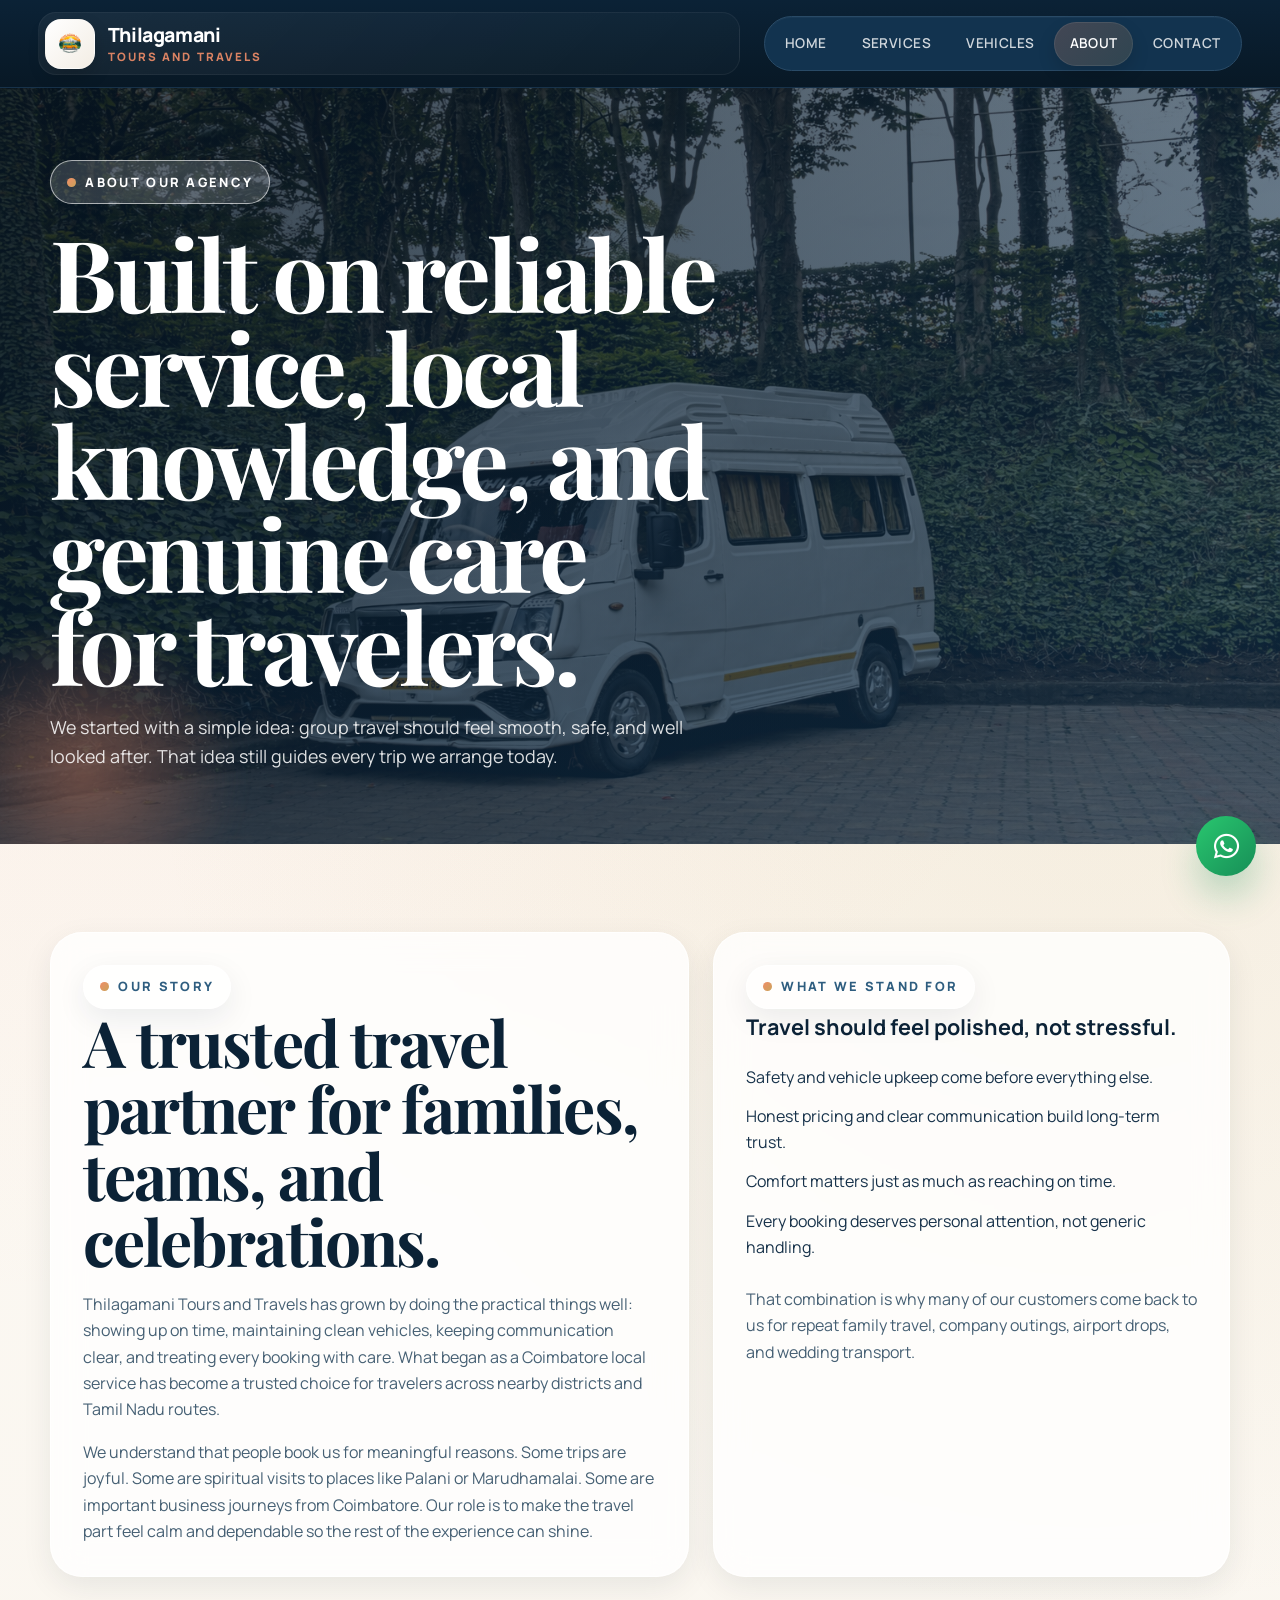
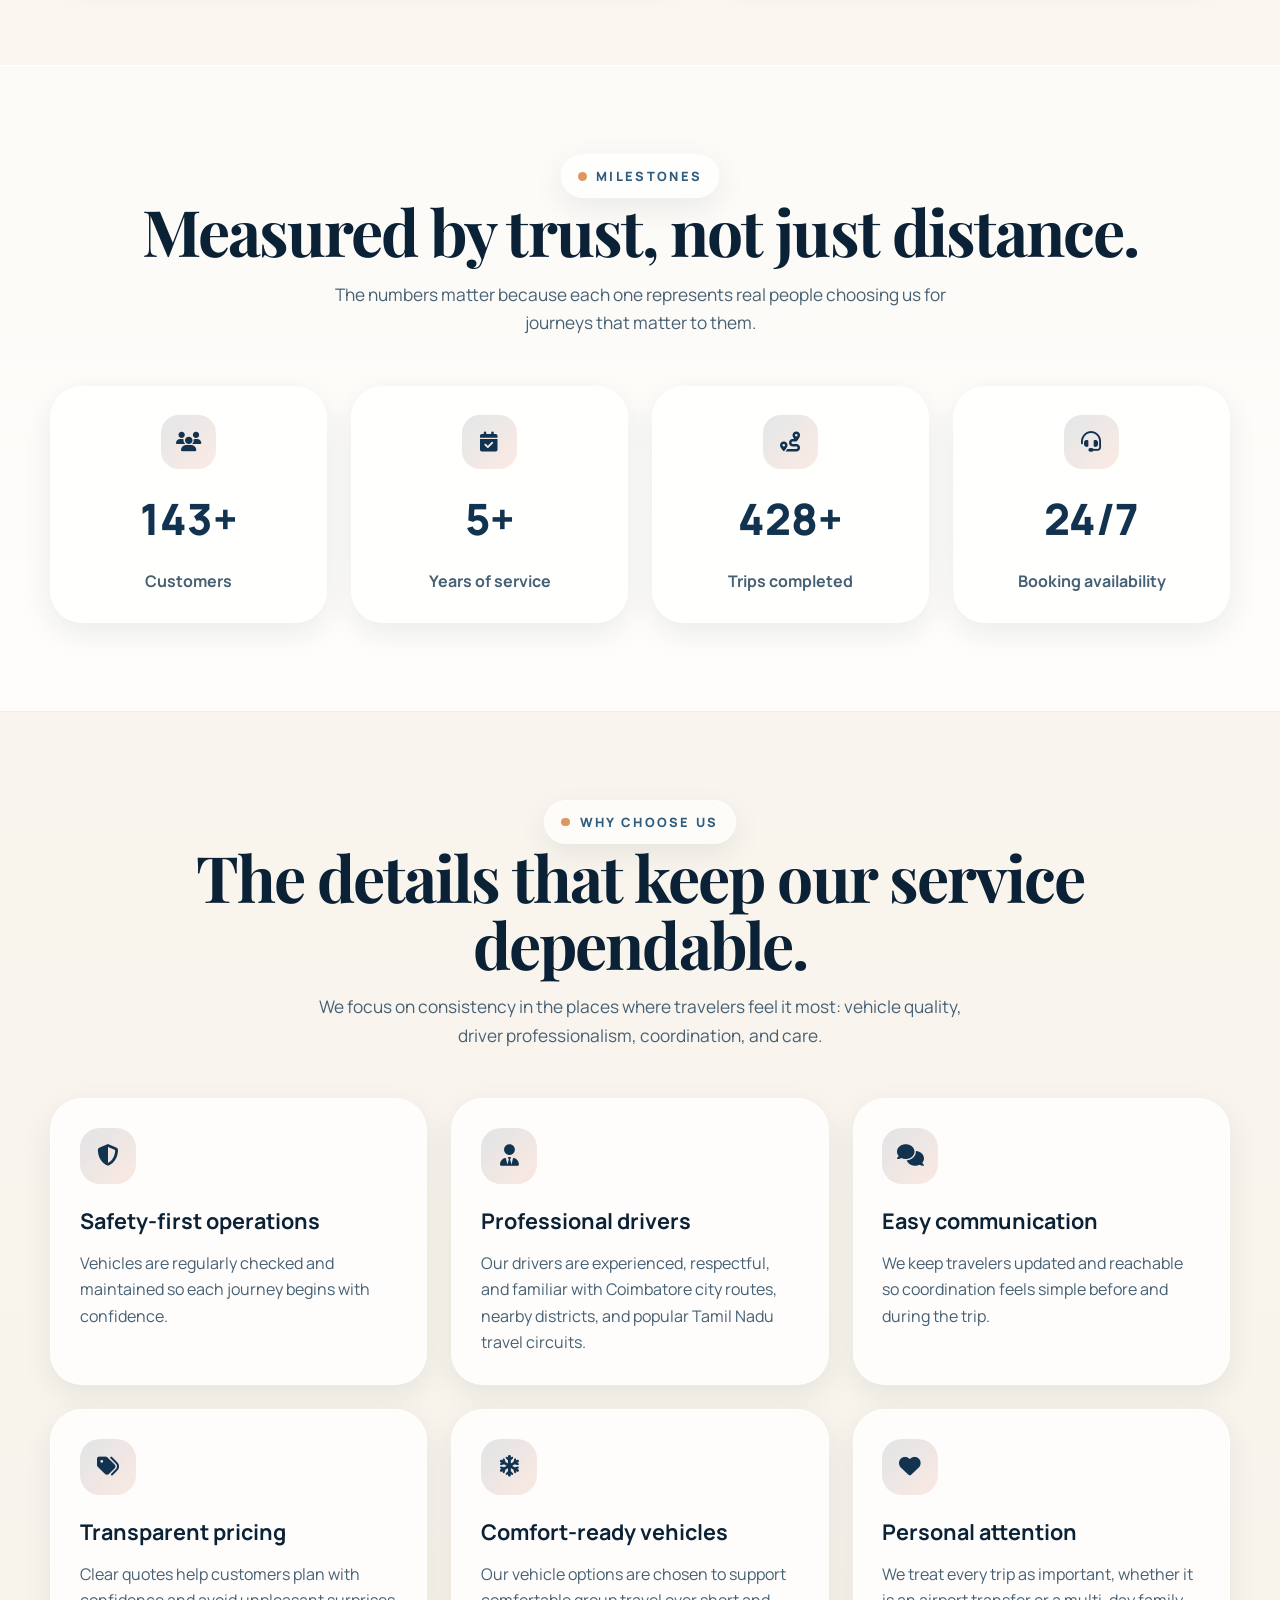
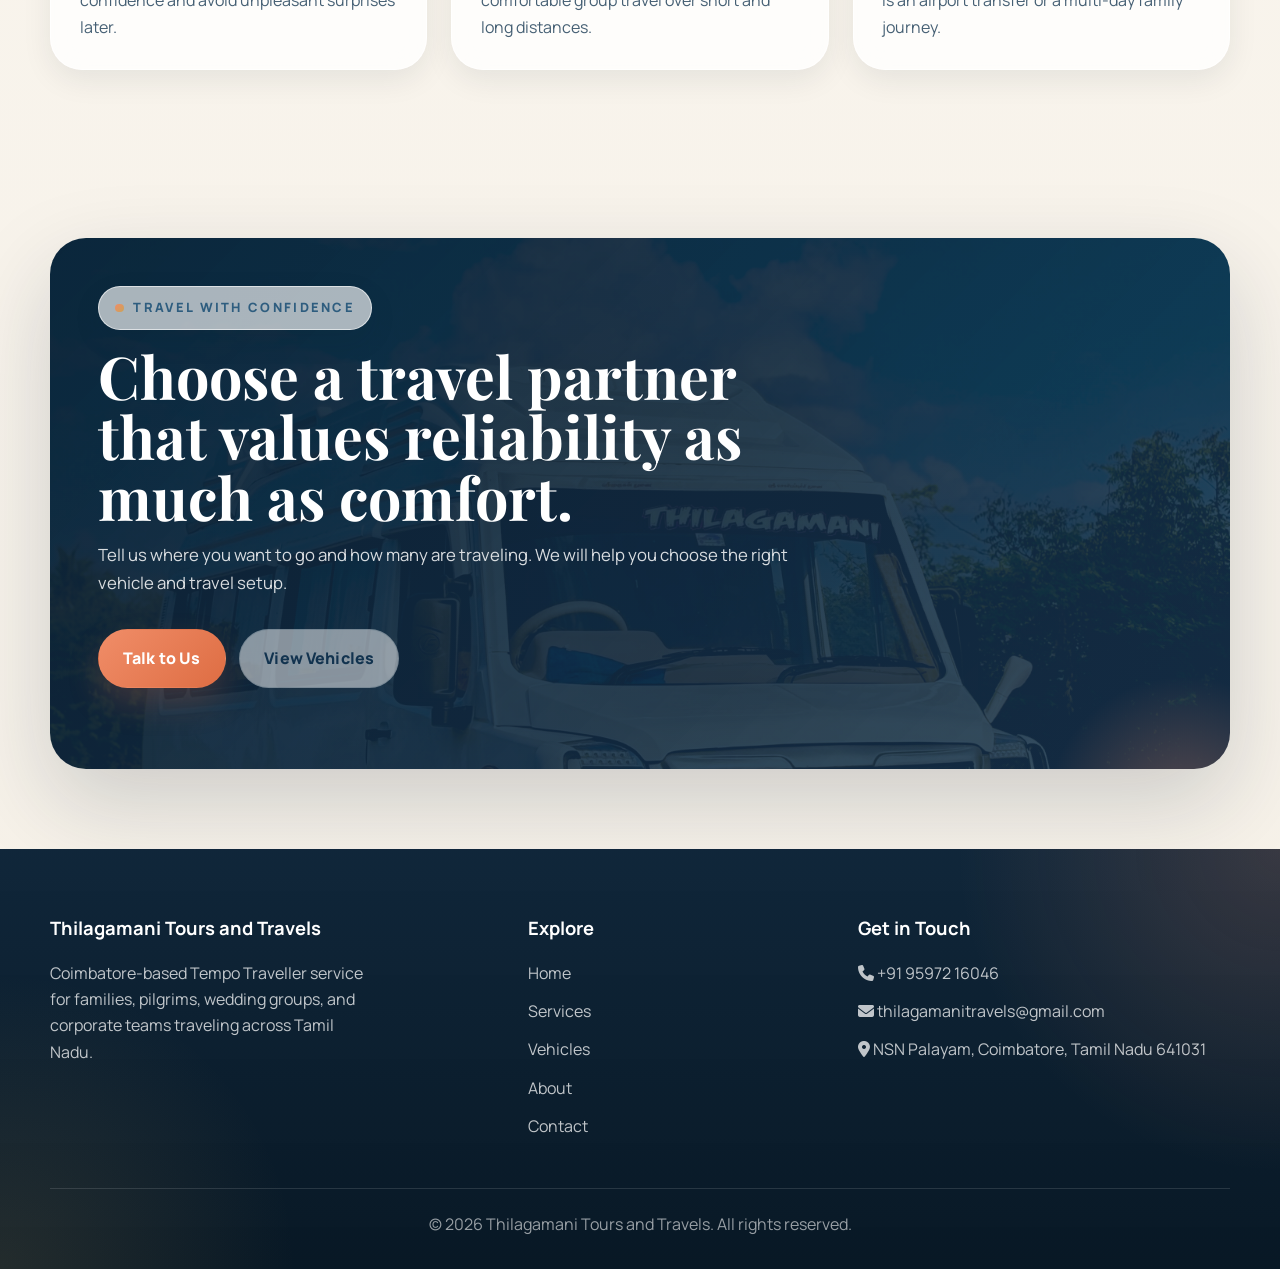
<file: about.html>
<!DOCTYPE html>
<html lang="en">
<head>
    <meta charset="UTF-8">
    <meta name="viewport" content="width=device-width, initial-scale=1.0">
    <meta name="description" content="Learn about Thilagamani Tours and Travels, a trusted Coimbatore-based travels service offering Tempo Traveller rentals and group travel across Tamil Nadu.">
    <meta name="keywords" content="about Coimbatore travels service, Thilagamani Tours and Travels, Tempo Traveller provider Tamil Nadu">
    <title>Thilagamani Tours and Travels</title>
    <link rel="preconnect" href="https://fonts.googleapis.com">
    <link rel="preconnect" href="https://fonts.gstatic.com" crossorigin>
    <link href="https://fonts.googleapis.com/css2?family=Manrope:wght@400;500;600;700;800&family=Playfair+Display:wght@600;700;800&display=swap" rel="stylesheet">
    <link rel="stylesheet" href="https://cdnjs.cloudflare.com/ajax/libs/font-awesome/6.4.0/css/all.min.css">
    <link rel="stylesheet" href="css/style.css">
</head>
<body>
    <header>
        <div class="header-container">
            <a class="logo" href="index.html" aria-label="Thilagamani Tours and Travels Home">
                <img src="images/Logo-1.png" alt="Thilagamani Tours and Travels">
                <span class="logo-text">
                    <span class="logo-title">Thilagamani</span>
                    <span class="logo-subtitle">Tours and Travels</span>
                </span>
            </a>

            <button class="menu-toggle" aria-label="Toggle menu" aria-expanded="false">&#9776;</button>

            <nav>
                <ul>
                    <li><a href="index.html">Home</a></li>
                    <li><a href="services.html">Services</a></li>
                    <li><a href="fleet.html">Vehicles</a></li>
                    <li><a class="active" href="about.html">About</a></li>
                    <li><a href="contact.html">Contact</a></li>
                </ul>
            </nav>
        </div>
    </header>

    <section class="page-hero">
        <div class="container">
            <div class="page-hero-content reveal">
                <span class="eyebrow">About Our Agency</span>
                <h1>Built on reliable service, local knowledge, and genuine care for travelers.</h1>
                <p>We started with a simple idea: group travel should feel smooth, safe, and well looked after. That idea still guides every trip we arrange today.</p>
            </div>
        </div>
    </section>

    <section class="section">
        <div class="container">
            <div class="story-grid">
                <article class="story-card reveal">
                    <span class="eyebrow">Our Story</span>
                    <h2 class="section-title">A trusted travel partner for families, teams, and celebrations.</h2>
                    <p>Thilagamani Tours and Travels has grown by doing the practical things well: showing up on time, maintaining clean vehicles, keeping communication clear, and treating every booking with care. What began as a Coimbatore local service has become a trusted choice for travelers across nearby districts and Tamil Nadu routes.</p>
                    <p>We understand that people book us for meaningful reasons. Some trips are joyful. Some are spiritual visits to places like Palani or Marudhamalai. Some are important business journeys from Coimbatore. Our role is to make the travel part feel calm and dependable so the rest of the experience can shine.</p>
                </article>

                <article class="story-card reveal delay-1">
                    <span class="eyebrow">What We Stand For</span>
                    <h3>Travel should feel polished, not stressful.</h3>
                    <ul class="contact-bullets">
                        <li>Safety and vehicle upkeep come before everything else.</li>
                        <li>Honest pricing and clear communication build long-term trust.</li>
                        <li>Comfort matters just as much as reaching on time.</li>
                        <li>Every booking deserves personal attention, not generic handling.</li>
                    </ul>
                    <p>That combination is why many of our customers come back to us for repeat family travel, company outings, airport drops, and wedding transport.</p>
                </article>
            </div>
        </div>
    </section>

    <section class="section section-muted">
        <div class="container">
            <div class="section-heading">
                <span class="eyebrow">Milestones</span>
                <h2 class="section-title">Measured by trust, not just distance.</h2>
                <p class="section-subtitle">The numbers matter because each one represents real people choosing us for journeys that matter to them.</p>
            </div>

            <div class="stats-grid">
                <article class="stat-item reveal">
                    <span class="stat-icon"><i class="fas fa-users"></i></span>
                    <span class="number" data-count="250" data-suffix="+">250+</span>
                    <span class="label">Customers</span>
                </article>
                <article class="stat-item reveal delay-1">
                    <span class="stat-icon"><i class="fas fa-calendar-check"></i></span>
                    <span class="number">5+</span>
                    <span class="label">Years of service</span>
                </article>
                <article class="stat-item reveal delay-2">
                    <span class="stat-icon"><i class="fas fa-route"></i></span>
                    <span class="number" data-count="750" data-suffix="+">750+</span>
                    <span class="label">Trips completed</span>
                </article>
                <article class="stat-item reveal delay-3">
                    <span class="stat-icon"><i class="fas fa-headset"></i></span>
                    <span class="number">24/7</span>
                    <span class="label">Booking availability</span>
                </article>
            </div>
        </div>
    </section>

    <section class="section">
        <div class="container">
            <div class="section-heading">
                <span class="eyebrow">Why Choose Us</span>
                <h2 class="section-title">The details that keep our service dependable.</h2>
                <p class="section-subtitle">We focus on consistency in the places where travelers feel it most: vehicle quality, driver professionalism, coordination, and care.</p>
            </div>

            <div class="features-grid">
                <article class="feature-item reveal">
                    <div class="feature-icon"><i class="fas fa-shield-alt"></i></div>
                    <h3>Safety-first operations</h3>
                    <p>Vehicles are regularly checked and maintained so each journey begins with confidence.</p>
                </article>
                <article class="feature-item reveal delay-1">
                    <div class="feature-icon"><i class="fas fa-user-tie"></i></div>
                    <h3>Professional drivers</h3>
                    <p>Our drivers are experienced, respectful, and familiar with Coimbatore city routes, nearby districts, and popular Tamil Nadu travel circuits.</p>
                </article>
                <article class="feature-item reveal delay-2">
                    <div class="feature-icon"><i class="fas fa-comments"></i></div>
                    <h3>Easy communication</h3>
                    <p>We keep travelers updated and reachable so coordination feels simple before and during the trip.</p>
                </article>
                <article class="feature-item reveal">
                    <div class="feature-icon"><i class="fas fa-tags"></i></div>
                    <h3>Transparent pricing</h3>
                    <p>Clear quotes help customers plan with confidence and avoid unpleasant surprises later.</p>
                </article>
                <article class="feature-item reveal delay-1">
                    <div class="feature-icon"><i class="fas fa-snowflake"></i></div>
                    <h3>Comfort-ready vehicles</h3>
                    <p>Our vehicle options are chosen to support comfortable group travel over short and long distances.</p>
                </article>
                <article class="feature-item reveal delay-2">
                    <div class="feature-icon"><i class="fas fa-heart"></i></div>
                    <h3>Personal attention</h3>
                    <p>We treat every trip as important, whether it is an airport transfer or a multi-day family journey.</p>
                </article>
            </div>
        </div>
    </section>

    <section class="cta-banner">
        <div class="container">
            <div class="cta-shell">
                <div class="cta-content">
                    <span class="eyebrow">Travel With Confidence</span>
                    <h2>Choose a travel partner that values reliability as much as comfort.</h2>
                    <p>Tell us where you want to go and how many are traveling. We will help you choose the right vehicle and travel setup.</p>
                    <div class="hero-actions">
                        <a href="contact.html" class="btn btn-secondary">Talk to Us</a>
                        <a href="fleet.html" class="btn btn-outline">View Vehicles</a>
                    </div>
                </div>
            </div>
        </div>
    </section>

    <footer>
        <div class="footer-content">
            <div class="footer-section footer-brand">
                <h3>Thilagamani Tours and Travels</h3>
                <p>Coimbatore-based Tempo Traveller service for families, pilgrims, wedding groups, and corporate teams traveling across Tamil Nadu.</p>
            </div>
            <div class="footer-section">
                <h3>Explore</h3>
                <a href="index.html">Home</a>
                <a href="services.html">Services</a>
                <a href="fleet.html">Vehicles</a>
                <a href="about.html">About</a>
                <a href="contact.html">Contact</a>
            </div>
            <div class="footer-section">
                <h3>Get in Touch</h3>
                <p><i class="fas fa-phone"></i> +91 95972 16046</p>
                <p><i class="fas fa-envelope"></i> thilagamanitravels@gmail.com</p>
                <p><i class="fas fa-location-dot"></i> NSN Palayam, Coimbatore, Tamil Nadu 641031</p>
            </div>
        </div>

        <div class="footer-bottom">
            <p>&copy; 2026 Thilagamani Tours and Travels. All rights reserved.</p>
        </div>
    </footer>

    <a href="https://wa.me/919597216046?text=Hello%20Thilagamani%20Tours%20and%20Travels%2C%20I%20would%20like%20to%20enquire%20about%20a%20trip%20from%20Coimbatore.%0A%0ATrip%20details%3A%0A-%20Travel%20date%3A%0A-%20Pickup%20location%3A%0A-%20Destination%3A%0A-%20Number%20of%20passengers%3A%0A-%20Vehicle%20needed%3A%20Tempo%20Traveller%20%2F%20Dzire%0A-%20Trip%20type%3A%20One-way%20%2F%20Round%20trip%20%2F%20Multi-day%0A%0APlease%20share%20availability%20and%20price.%20Thank%20you." class="whatsapp-float" target="_blank" aria-label="Contact us on WhatsApp">
        <i class="fab fa-whatsapp"></i>
    </a>

    <script src="js/script.js"></script>
</body>
</html>
</file>
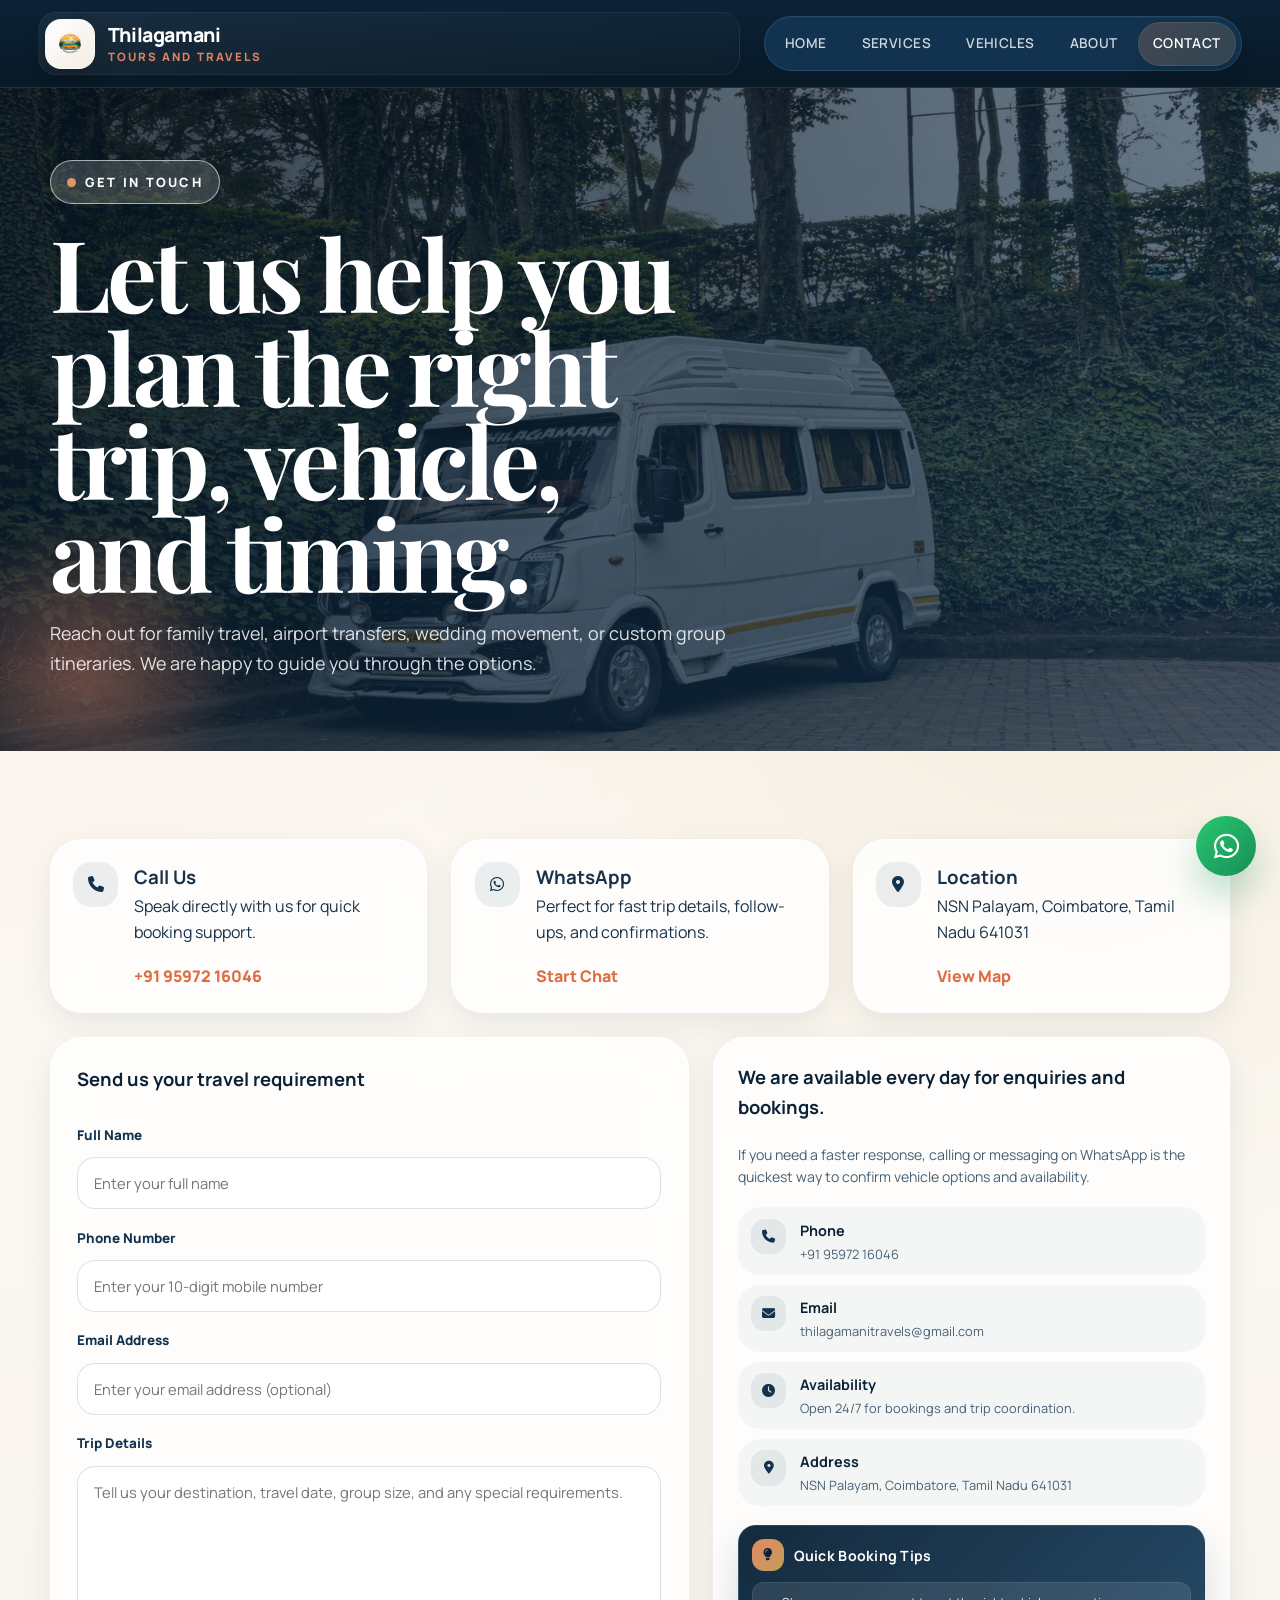
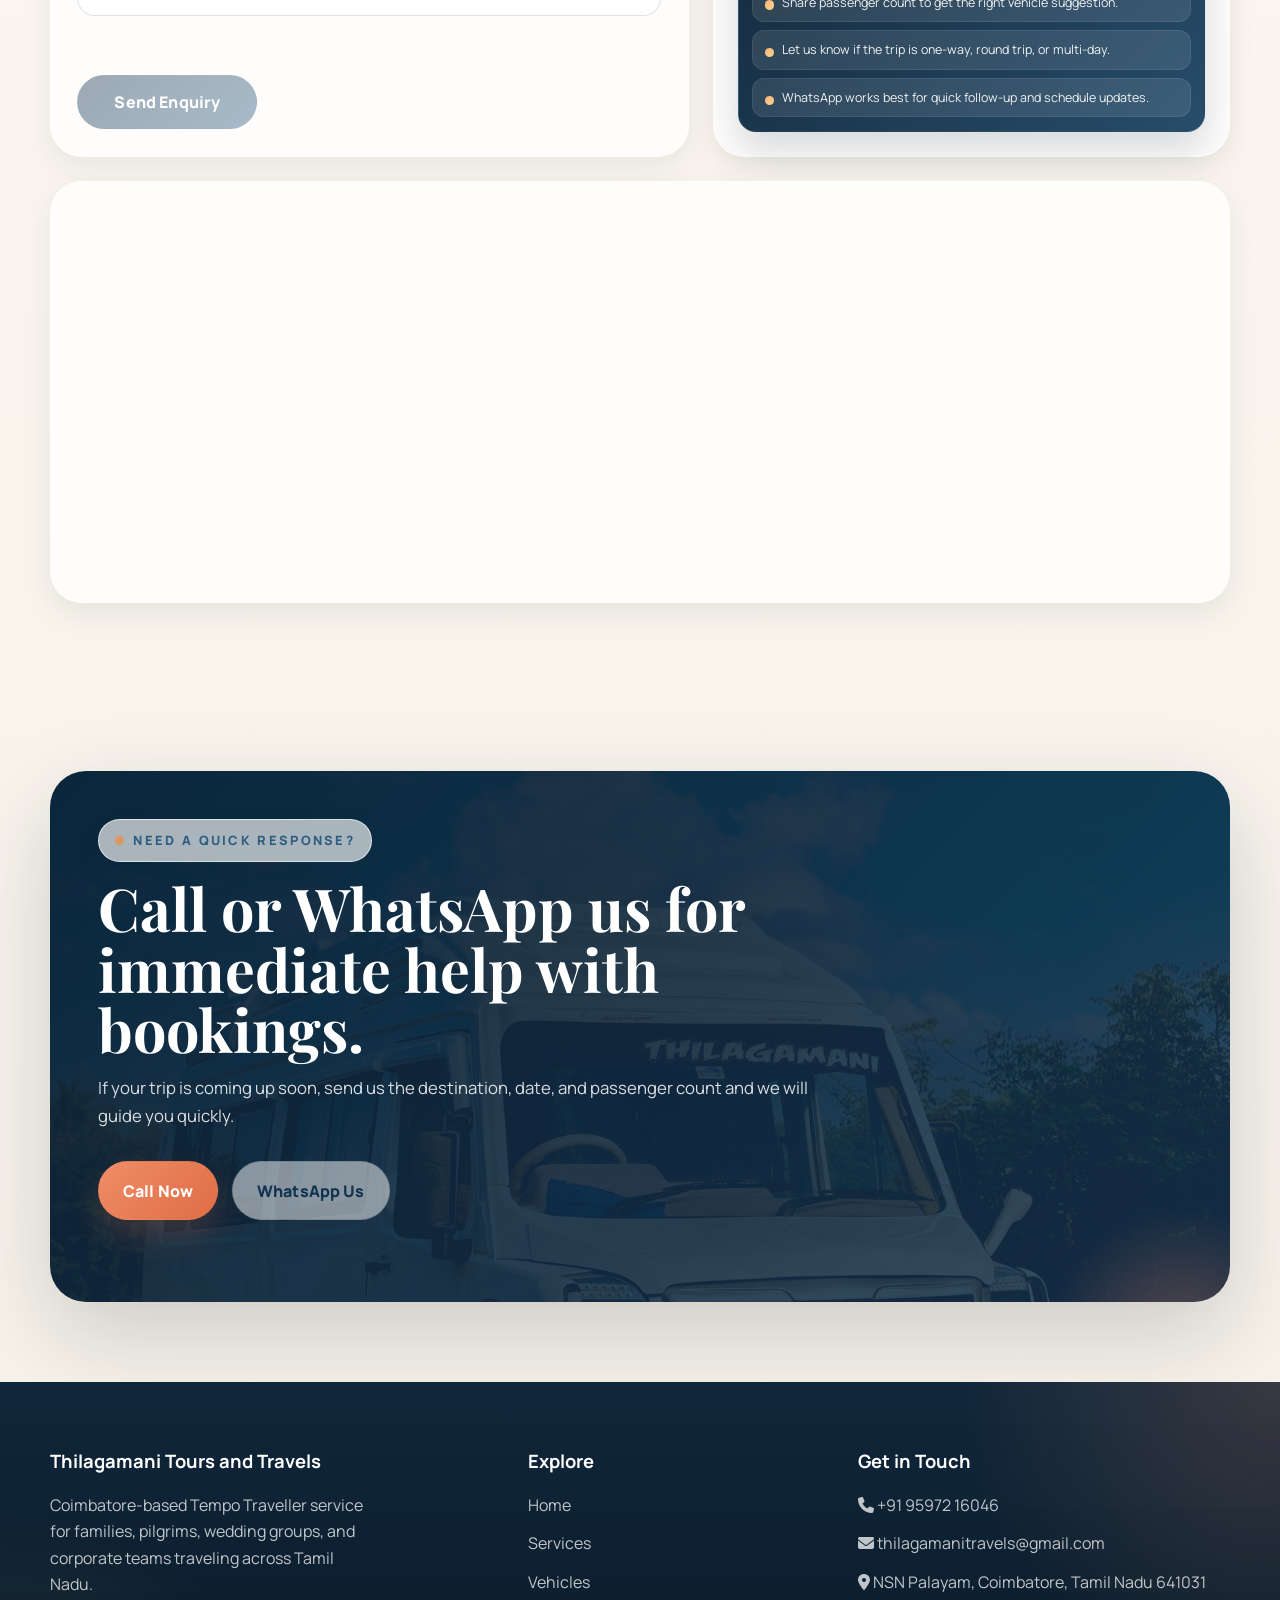
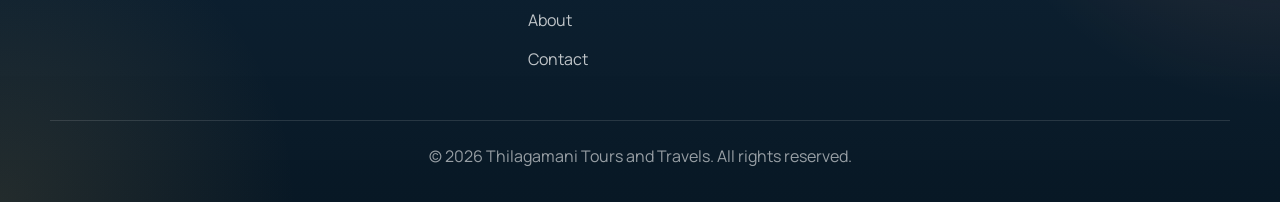
<file: contact.html>
<!DOCTYPE html>
<html lang="en">
<head>
    <meta charset="UTF-8">
    <meta name="viewport" content="width=device-width, initial-scale=1.0">
    <meta name="description" content="Contact Thilagamani Tours and Travels for Tempo Traveller bookings in Coimbatore and across Tamil Nadu. Call, email, or message us on WhatsApp.">
    <meta name="keywords" content="contact travel agency Coimbatore, book Tempo Traveller Tamil Nadu, WhatsApp travel booking">
    <title>Thilagamani Tours and Travels</title>
    <link rel="preconnect" href="https://fonts.googleapis.com">
    <link rel="preconnect" href="https://fonts.gstatic.com" crossorigin>
    <link href="https://fonts.googleapis.com/css2?family=Manrope:wght@400;500;600;700;800&family=Playfair+Display:wght@600;700;800&display=swap" rel="stylesheet">
    <link rel="stylesheet" href="https://cdnjs.cloudflare.com/ajax/libs/font-awesome/6.4.0/css/all.min.css">
    <link rel="stylesheet" href="css/style.css">
</head>
<body>
    <header>
        <div class="header-container">
            <a class="logo" href="index.html" aria-label="Thilagamani Tours and Travels Home">
                <img src="images/Logo-1.png" alt="Thilagamani Tours and Travels">
                <span class="logo-text">
                    <span class="logo-title">Thilagamani</span>
                    <span class="logo-subtitle">Tours and Travels</span>
                </span>
            </a>

            <button class="menu-toggle" aria-label="Toggle menu" aria-expanded="false">&#9776;</button>

            <nav>
                <ul>
                    <li><a href="index.html">Home</a></li>
                    <li><a href="services.html">Services</a></li>
                    <li><a href="fleet.html">Vehicles</a></li>
                    <li><a href="about.html">About</a></li>
                    <li><a class="active" href="contact.html">Contact</a></li>
                </ul>
            </nav>
        </div>
    </header>

    <section class="page-hero">
        <div class="container">
            <div class="page-hero-content reveal">
                <span class="eyebrow">Get In Touch</span>
                <h1>Let us help you plan the right trip, vehicle, and timing.</h1>
                <p>Reach out for family travel, airport transfers, wedding movement, or custom group itineraries. We are happy to guide you through the options.</p>
            </div>
        </div>
    </section>

    <section class="section">
        <div class="container">
            <div class="contact-pills">
                <article class="contact-pill reveal">
                    <i class="fas fa-phone"></i>
                    <div>
                        <h3>Call Us</h3>
                        <p>Speak directly with us for quick booking support.</p>
                        <a class="card-link" href="tel:+919597216046">+91 95972 16046</a>
                    </div>
                </article>
                <article class="contact-pill reveal delay-1">
                    <i class="fab fa-whatsapp"></i>
                    <div>
                        <h3>WhatsApp</h3>
                        <p>Perfect for fast trip details, follow-ups, and confirmations.</p>
                        <a class="card-link" href="https://wa.me/919597216046?text=Hello%20Thilagamani%20Tours%20and%20Travels%2C%20I%20would%20like%20to%20enquire%20about%20a%20trip%20from%20Coimbatore.%0A%0ATrip%20details%3A%0A-%20Travel%20date%3A%0A-%20Pickup%20location%3A%0A-%20Destination%3A%0A-%20Number%20of%20passengers%3A%0A-%20Vehicle%20needed%3A%2014%2F18%20Seater%20%2F%207%20Seater%20%2F%20Dzire%0A-%20Trip%20type%3A%20One-way%20%2F%20Round%20trip%20%2F%20Multi-day%0A%0APlease%20share%20availability%20and%20price.%20Thank%20you." target="_blank">Start Chat</a>
                    </div>
                </article>
                <article class="contact-pill reveal delay-2">
                    <i class="fas fa-location-dot"></i>
                    <div>
                        <h3>Location</h3>
                        <p>NSN Palayam, Coimbatore, Tamil Nadu 641031</p>
                        <a class="card-link" href="#map">View Map</a>
                    </div>
                </article>
            </div>

            <div class="contact-shell">
                <div class="contact-form reveal">
                    <h3>Send us your travel requirement</h3>
                    <form id="contactForm" novalidate>
                        <div class="form-group">
                            <label for="name">Full Name</label>
                            <input type="text" id="name" name="name" required minlength="3" maxlength="60" autocomplete="name" placeholder="Enter your full name">
                            <p class="field-error" id="nameError" aria-live="polite"></p>
                        </div>

                        <div class="form-group">
                            <label for="phone">Phone Number</label>
                            <input type="tel" id="phone" name="number" required inputmode="numeric" maxlength="10" autocomplete="tel" placeholder="Enter your 10-digit mobile number" pattern="[6-9][0-9]{9}">
                            <p class="field-error" id="phoneError" aria-live="polite"></p>
                        </div>

                        <div class="form-group">
                            <label for="email">Email Address</label>
                            <input type="email" id="email" name="email" autocomplete="email" placeholder="Enter your email address (optional)">
                            <p class="field-error" id="emailError" aria-live="polite"></p>
                        </div>

                        <div class="form-group">
                            <label for="tripDetails">Trip Details</label>
                            <textarea id="tripDetails" name="tripDetails" required minlength="10" placeholder="Tell us your destination, travel date, group size, and any special requirements."></textarea>
                            <p class="field-error" id="tripDetailsError" aria-live="polite"></p>
                        </div>

                        <p class="form-status" id="formStatus" aria-live="polite"></p>
                        <button type="submit" class="btn btn-primary">Send Enquiry</button>
                    </form>
                </div>

                <aside class="contact-panel reveal delay-1">
                    <h3>We are available every day for enquiries and bookings.</h3>
                    <p>If you need a faster response, calling or messaging on WhatsApp is the quickest way to confirm vehicle options and availability.</p>

                    <div class="contact-info-list">
                        <div class="contact-info-item">
                            <i class="fas fa-phone"></i>
                            <div>
                                <h4>Phone</h4>
                                <p>+91 95972 16046</p>
                            </div>
                        </div>
                        <div class="contact-info-item">
                            <i class="fas fa-envelope"></i>
                            <div>
                                <h4>Email</h4>
                                <p>thilagamanitravels@gmail.com</p>
                            </div>
                        </div>
                        <div class="contact-info-item">
                            <i class="fas fa-clock"></i>
                            <div>
                                <h4>Availability</h4>
                                <p>Open 24/7 for bookings and trip coordination.</p>
                            </div>
                        </div>
                        <div class="contact-info-item">
                            <i class="fas fa-location-dot"></i>
                            <div>
                                <h4>Address</h4>
                                <p>NSN Palayam, Coimbatore, Tamil Nadu 641031</p>
                            </div>
                        </div>
                    </div>

                    <div class="contact-highlight">
                        <div class="contact-highlight-head">
                            <span class="contact-highlight-icon"><i class="fas fa-lightbulb"></i></span>
                            <h4>Quick Booking Tips</h4>
                        </div>
                        <ul class="contact-bullets">
                            <li>Share passenger count to get the right vehicle suggestion.</li>
                            <li>Let us know if the trip is one-way, round trip, or multi-day.</li>
                            <li>WhatsApp works best for quick follow-up and schedule updates.</li>
                        </ul>
                    </div>
                </aside>
            </div>

            <div class="map-container reveal delay-2" id="map">
                <iframe
                    src="https://www.google.com/maps/embed?pb=!1m18!1m12!1m3!1d3915.024492903105!2d76.92247987599782!3d11.111552424736583!2m3!1f0!2f0!3f0!3m2!1i1024!2i768!4f13.1!3m3!1m2!1s0x3ba8f7aaf82f92db%3A0xfcd20760b496ad17!2sThilagamani%20Tours%20and%20Travels!5e0!3m2!1sen!2sin!4v1768456628179!5m2!1sen!2sin"
                    allowfullscreen=""
                    loading="lazy"
                    referrerpolicy="no-referrer-when-downgrade"
                    title="Thilagamani Tours and Travels Location">
                </iframe>
            </div>
        </div>
    </section>

    <section class="cta-banner">
        <div class="container">
            <div class="cta-shell">
                <div class="cta-content">
                    <span class="eyebrow">Need a Quick Response?</span>
                    <h2>Call or WhatsApp us for immediate help with bookings.</h2>
                    <p>If your trip is coming up soon, send us the destination, date, and passenger count and we will guide you quickly.</p>
                    <div class="hero-actions">
                        <a href="tel:+919597216046" class="btn btn-secondary">Call Now</a>
                        <a href="https://wa.me/919597216046?text=Hello%20Thilagamani%20Tours%20and%20Travels%2C%20I%20would%20like%20to%20enquire%20about%20a%20trip%20from%20Coimbatore.%0A%0ATrip%20details%3A%0A-%20Travel%20date%3A%0A-%20Pickup%20location%3A%0A-%20Destination%3A%0A-%20Number%20of%20passengers%3A%0A-%20Vehicle%20needed%3A%2014%2F18%20Seater%20%2F%207%20Seater%20%2F%20Dzire%0A-%20Trip%20type%3A%20One-way%20%2F%20Round%20trip%20%2F%20Multi-day%0A%0APlease%20share%20availability%20and%20price.%20Thank%20you." class="btn btn-outline" target="_blank">WhatsApp Us</a>
                    </div>
                </div>
            </div>
        </div>
    </section>

    <footer>
        <div class="footer-content">
            <div class="footer-section footer-brand">
                <h3>Thilagamani Tours and Travels</h3>
                <p>Coimbatore-based Tempo Traveller service for families, pilgrims, wedding groups, and corporate teams traveling across Tamil Nadu.</p>
            </div>
            <div class="footer-section">
                <h3>Explore</h3>
                <a href="index.html">Home</a>
                <a href="services.html">Services</a>
                <a href="fleet.html">Vehicles</a>
                <a href="about.html">About</a>
                <a href="contact.html">Contact</a>
            </div>
            <div class="footer-section">
                <h3>Get in Touch</h3>
                <p><i class="fas fa-phone"></i> +91 95972 16046</p>
                <p><i class="fas fa-envelope"></i> thilagamanitravels@gmail.com</p>
                <p><i class="fas fa-location-dot"></i> NSN Palayam, Coimbatore, Tamil Nadu 641031</p>
            </div>
        </div>

        <div class="footer-bottom">
            <p>&copy; 2026 Thilagamani Tours and Travels. All rights reserved.</p>
        </div>
    </footer>

    <a href="https://wa.me/919597216046?text=Hello%20Thilagamani%20Tours%20and%20Travels%2C%20I%20would%20like%20to%20enquire%20about%20a%20trip%20from%20Coimbatore.%0A%0ATrip%20details%3A%0A-%20Travel%20date%3A%0A-%20Pickup%20location%3A%0A-%20Destination%3A%0A-%20Number%20of%20passengers%3A%0A-%20Vehicle%20needed%3A%2014%2F18%20Seater%20%2F%207%20Seater%20%2F%20Dzire%0A-%20Trip%20type%3A%20One-way%20%2F%20Round%20trip%20%2F%20Multi-day%0A%0APlease%20share%20availability%20and%20price.%20Thank%20you." class="whatsapp-float" target="_blank" aria-label="Contact us on WhatsApp">
        <i class="fab fa-whatsapp"></i>
    </a>

    <script src="js/script.js"></script>
</body>
</html>
</file>
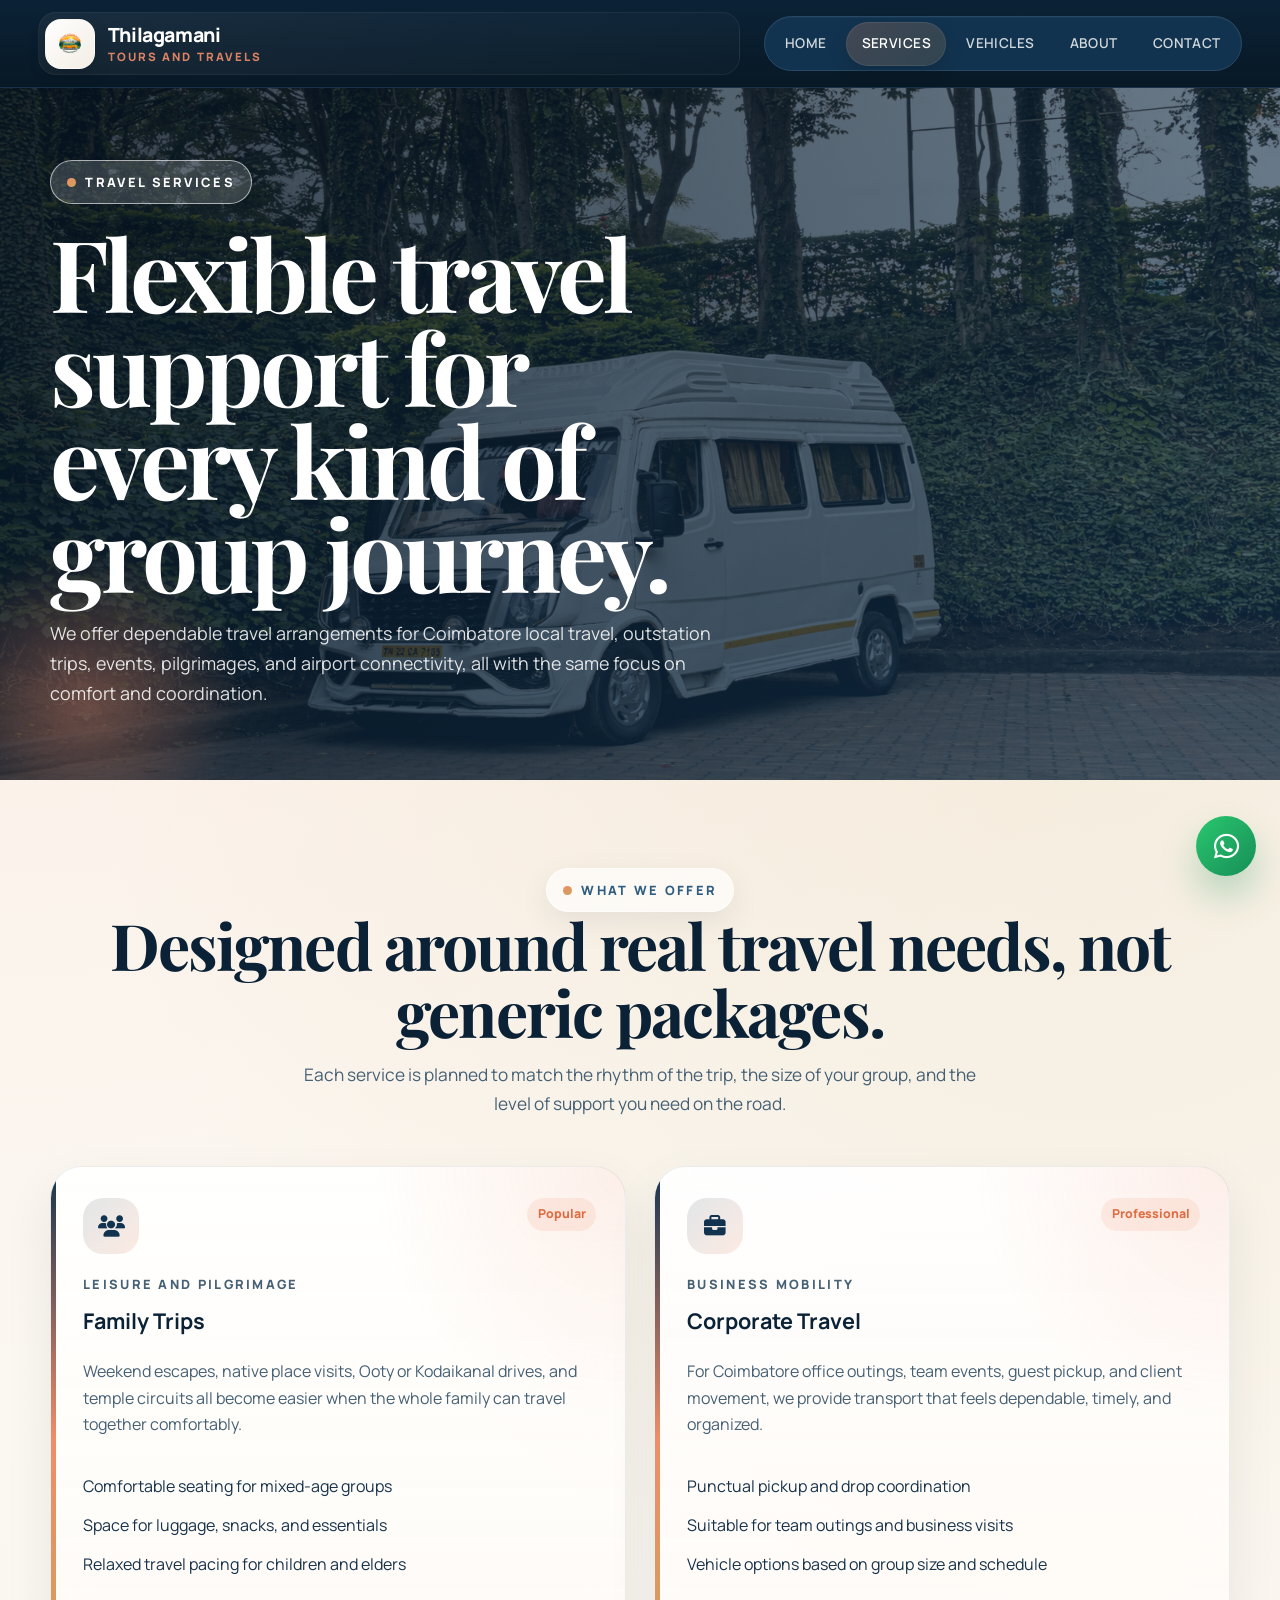
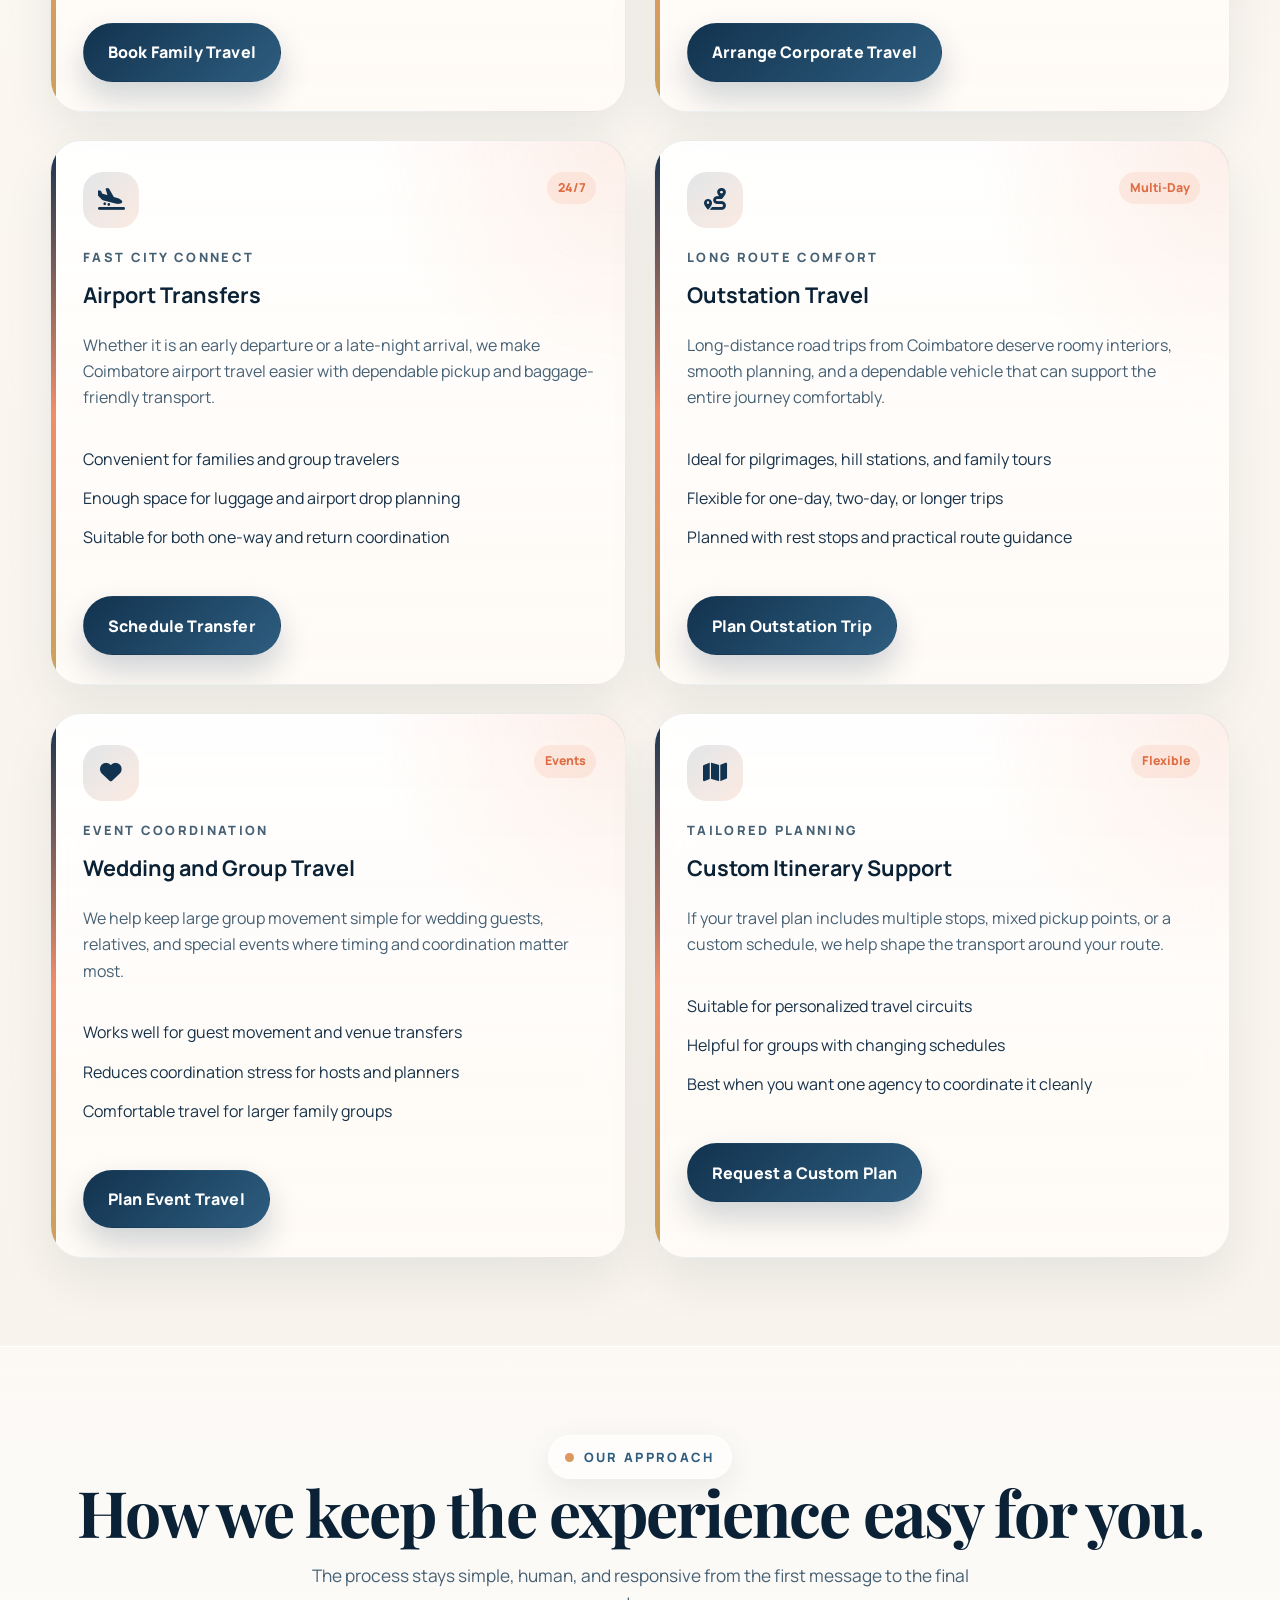
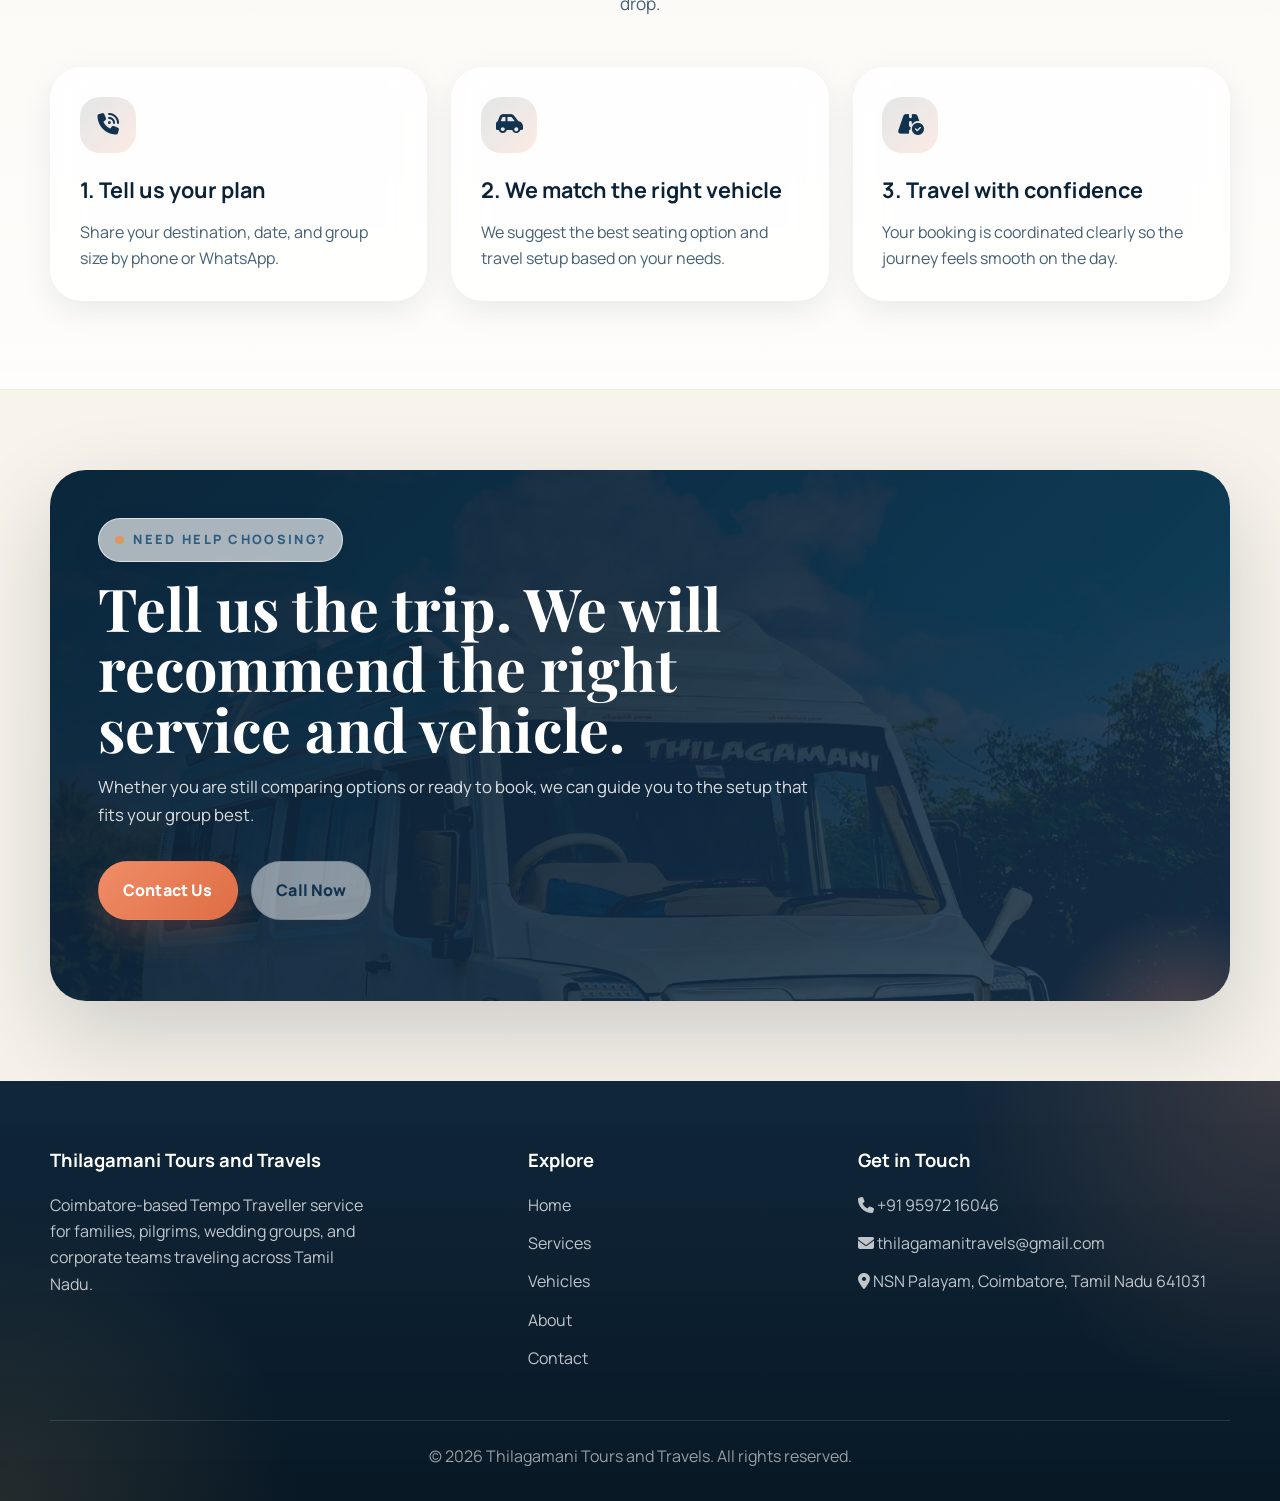
<file: services.html>
<!DOCTYPE html>
<html lang="en">
<head>
    <meta charset="UTF-8">
    <meta name="viewport" content="width=device-width, initial-scale=1.0">
    <meta name="description" content="Explore travel services from Thilagamani Tours and Travels including family tours, corporate travel, airport transfers, outstation trips, and wedding group transport.">
    <meta name="keywords" content="travel services Tamil Nadu, airport transfer Coimbatore, family tour vehicle, wedding travel van rental">
    <title>Thilagamani Tours and Travels</title>
    <link rel="preconnect" href="https://fonts.googleapis.com">
    <link rel="preconnect" href="https://fonts.gstatic.com" crossorigin>
    <link href="https://fonts.googleapis.com/css2?family=Manrope:wght@400;500;600;700;800&family=Playfair+Display:wght@600;700;800&display=swap" rel="stylesheet">
    <link rel="stylesheet" href="https://cdnjs.cloudflare.com/ajax/libs/font-awesome/6.4.0/css/all.min.css">
    <link rel="stylesheet" href="css/style.css">
</head>
<body>
    <header>
        <div class="header-container">
            <a class="logo" href="index.html" aria-label="Thilagamani Tours and Travels Home">
                <img src="images/Logo-1.png" alt="Thilagamani Tours and Travels">
                <span class="logo-text">
                    <span class="logo-title">Thilagamani</span>
                    <span class="logo-subtitle">Tours and Travels</span>
                </span>
            </a>

            <button class="menu-toggle" aria-label="Toggle menu" aria-expanded="false">&#9776;</button>

            <nav>
                <ul>
                    <li><a href="index.html">Home</a></li>
                    <li><a class="active" href="services.html">Services</a></li>
                    <li><a href="fleet.html">Vehicles</a></li>
                    <li><a href="about.html">About</a></li>
                    <li><a href="contact.html">Contact</a></li>
                </ul>
            </nav>
        </div>
    </header>

    <section class="page-hero">
        <div class="container">
            <div class="page-hero-content reveal">
                <span class="eyebrow">Travel Services</span>
                <h1>Flexible travel support for every kind of group journey.</h1>
                <p>We offer dependable travel arrangements for Coimbatore local travel, outstation trips, events, pilgrimages, and airport connectivity, all with the same focus on comfort and coordination.</p>
            </div>
        </div>
    </section>

    <section class="section">
        <div class="container">
            <div class="section-heading">
                <span class="eyebrow">What We Offer</span>
                <h2 class="section-title">Designed around real travel needs, not generic packages.</h2>
                <p class="section-subtitle">Each service is planned to match the rhythm of the trip, the size of your group, and the level of support you need on the road.</p>
            </div>

            <div class="service-detail-grid">
                <article class="detail-card reveal" id="family-trips">
                    <div class="detail-content">
                        <div class="detail-head">
                            <div>
                                <div class="detail-icon"><i class="fas fa-users"></i></div>
                                <p class="detail-kicker">Leisure and pilgrimage</p>
                                <h3>Family Trips</h3>
                            </div>
                            <span class="info-chip">Popular</span>
                        </div>
                        <p>Weekend escapes, native place visits, Ooty or Kodaikanal drives, and temple circuits all become easier when the whole family can travel together comfortably.</p>
                        <ul class="detail-list">
                            <li>Comfortable seating for mixed-age groups</li>
                            <li>Space for luggage, snacks, and essentials</li>
                            <li>Relaxed travel pacing for children and elders</li>
                        </ul>
                        <div class="detail-actions">
                            <a href="contact.html" class="btn btn-primary">Book Family Travel</a>
                        </div>
                    </div>
                </article>

                <article class="detail-card reveal delay-1" id="corporate-tours">
                    <div class="detail-content">
                        <div class="detail-head">
                            <div>
                                <div class="detail-icon"><i class="fas fa-briefcase"></i></div>
                                <p class="detail-kicker">Business mobility</p>
                                <h3>Corporate Travel</h3>
                            </div>
                            <span class="info-chip">Professional</span>
                        </div>
                        <p>For Coimbatore office outings, team events, guest pickup, and client movement, we provide transport that feels dependable, timely, and organized.</p>
                        <ul class="detail-list">
                            <li>Punctual pickup and drop coordination</li>
                            <li>Suitable for team outings and business visits</li>
                            <li>Vehicle options based on group size and schedule</li>
                        </ul>
                        <div class="detail-actions">
                            <a href="contact.html" class="btn btn-primary">Arrange Corporate Travel</a>
                        </div>
                    </div>
                </article>

                <article class="detail-card reveal" id="airport-transfers">
                    <div class="detail-content">
                        <div class="detail-head">
                            <div>
                                <div class="detail-icon"><i class="fas fa-plane-arrival"></i></div>
                                <p class="detail-kicker">Fast city connect</p>
                                <h3>Airport Transfers</h3>
                            </div>
                            <span class="info-chip">24/7</span>
                        </div>
                        <p>Whether it is an early departure or a late-night arrival, we make Coimbatore airport travel easier with dependable pickup and baggage-friendly transport.</p>
                        <ul class="detail-list">
                            <li>Convenient for families and group travelers</li>
                            <li>Enough space for luggage and airport drop planning</li>
                            <li>Suitable for both one-way and return coordination</li>
                        </ul>
                        <div class="detail-actions">
                            <a href="contact.html" class="btn btn-primary">Schedule Transfer</a>
                        </div>
                    </div>
                </article>

                <article class="detail-card reveal delay-1" id="outstation-travel">
                    <div class="detail-content">
                        <div class="detail-head">
                            <div>
                                <div class="detail-icon"><i class="fas fa-route"></i></div>
                                <p class="detail-kicker">Long route comfort</p>
                                <h3>Outstation Travel</h3>
                            </div>
                            <span class="info-chip">Multi-Day</span>
                        </div>
                        <p>Long-distance road trips from Coimbatore deserve roomy interiors, smooth planning, and a dependable vehicle that can support the entire journey comfortably.</p>
                        <ul class="detail-list">
                            <li>Ideal for pilgrimages, hill stations, and family tours</li>
                            <li>Flexible for one-day, two-day, or longer trips</li>
                            <li>Planned with rest stops and practical route guidance</li>
                        </ul>
                        <div class="detail-actions">
                            <a href="contact.html" class="btn btn-primary">Plan Outstation Trip</a>
                        </div>
                    </div>
                </article>

                <article class="detail-card reveal" id="wedding-travel">
                    <div class="detail-content">
                        <div class="detail-head">
                            <div>
                                <div class="detail-icon"><i class="fas fa-heart"></i></div>
                                <p class="detail-kicker">Event coordination</p>
                                <h3>Wedding and Group Travel</h3>
                            </div>
                            <span class="info-chip">Events</span>
                        </div>
                        <p>We help keep large group movement simple for wedding guests, relatives, and special events where timing and coordination matter most.</p>
                        <ul class="detail-list">
                            <li>Works well for guest movement and venue transfers</li>
                            <li>Reduces coordination stress for hosts and planners</li>
                            <li>Comfortable travel for larger family groups</li>
                        </ul>
                        <div class="detail-actions">
                            <a href="contact.html" class="btn btn-primary">Plan Event Travel</a>
                        </div>
                    </div>
                </article>

                <article class="detail-card reveal delay-1">
                    <div class="detail-content">
                        <div class="detail-head">
                            <div>
                                <div class="detail-icon"><i class="fas fa-map"></i></div>
                                <p class="detail-kicker">Tailored planning</p>
                                <h3>Custom Itinerary Support</h3>
                            </div>
                            <span class="info-chip">Flexible</span>
                        </div>
                        <p>If your travel plan includes multiple stops, mixed pickup points, or a custom schedule, we help shape the transport around your route.</p>
                        <ul class="detail-list">
                            <li>Suitable for personalized travel circuits</li>
                            <li>Helpful for groups with changing schedules</li>
                            <li>Best when you want one agency to coordinate it cleanly</li>
                        </ul>
                        <div class="detail-actions">
                            <a href="contact.html" class="btn btn-primary">Request a Custom Plan</a>
                        </div>
                    </div>
                </article>
            </div>
        </div>
    </section>

    <section class="section section-muted">
        <div class="container">
            <div class="section-heading">
                <span class="eyebrow">Our Approach</span>
                <h2 class="section-title">How we keep the experience easy for you.</h2>
                <p class="section-subtitle">The process stays simple, human, and responsive from the first message to the final drop.</p>
            </div>

            <div class="features-grid">
                <article class="feature-item reveal">
                    <div class="feature-icon"><i class="fas fa-phone-volume"></i></div>
                    <h3>1. Tell us your plan</h3>
                    <p>Share your destination, date, and group size by phone or WhatsApp.</p>
                </article>
                <article class="feature-item reveal delay-1">
                    <div class="feature-icon"><i class="fas fa-car-side"></i></div>
                    <h3>2. We match the right vehicle</h3>
                    <p>We suggest the best seating option and travel setup based on your needs.</p>
                </article>
                <article class="feature-item reveal delay-2">
                    <div class="feature-icon"><i class="fas fa-road-circle-check"></i></div>
                    <h3>3. Travel with confidence</h3>
                    <p>Your booking is coordinated clearly so the journey feels smooth on the day.</p>
                </article>
            </div>
        </div>
    </section>

    <section class="cta-banner">
        <div class="container">
            <div class="cta-shell">
                <div class="cta-content">
                    <span class="eyebrow">Need Help Choosing?</span>
                    <h2>Tell us the trip. We will recommend the right service and vehicle.</h2>
                    <p>Whether you are still comparing options or ready to book, we can guide you to the setup that fits your group best.</p>
                    <div class="hero-actions">
                        <a href="contact.html" class="btn btn-secondary">Contact Us</a>
                        <a href="tel:+919597216046" class="btn btn-outline">Call Now</a>
                    </div>
                </div>
            </div>
        </div>
    </section>

    <footer>
        <div class="footer-content">
            <div class="footer-section footer-brand">
                <h3>Thilagamani Tours and Travels</h3>
                <p>Coimbatore-based Tempo Traveller service for families, pilgrims, wedding groups, and corporate teams traveling across Tamil Nadu.</p>
            </div>
            <div class="footer-section">
                <h3>Explore</h3>
                <a href="index.html">Home</a>
                <a href="services.html">Services</a>
                <a href="fleet.html">Vehicles</a>
                <a href="about.html">About</a>
                <a href="contact.html">Contact</a>
            </div>
            <div class="footer-section">
                <h3>Get in Touch</h3>
                <p><i class="fas fa-phone"></i> +91 95972 16046</p>
                <p><i class="fas fa-envelope"></i> thilagamanitravels@gmail.com</p>
                <p><i class="fas fa-location-dot"></i> NSN Palayam, Coimbatore, Tamil Nadu 641031</p>
            </div>
        </div>

        <div class="footer-bottom">
            <p>&copy; 2026 Thilagamani Tours and Travels. All rights reserved.</p>
        </div>
    </footer>

    <a href="https://wa.me/919597216046?text=Hello%20Thilagamani%20Tours%20and%20Travels%2C%20I%20would%20like%20to%20enquire%20about%20a%20trip%20from%20Coimbatore.%0A%0ATrip%20details%3A%0A-%20Travel%20date%3A%0A-%20Pickup%20location%3A%0A-%20Destination%3A%0A-%20Number%20of%20passengers%3A%0A-%20Vehicle%20needed%3A%20Tempo%20Traveller%20%2F%20Dzire%0A-%20Trip%20type%3A%20One-way%20%2F%20Round%20trip%20%2F%20Multi-day%0A%0APlease%20share%20availability%20and%20price.%20Thank%20you." class="whatsapp-float" target="_blank" aria-label="Contact us on WhatsApp">
        <i class="fab fa-whatsapp"></i>
    </a>

    <script src="js/script.js"></script>
</body>
</html>
</file>
<file: css/style.css>
/* ============================================
   Thilagamani Tours and Travels
   Shared visual system
   ============================================ */

:root {
    --bg: #f6f1e8;
    --bg-soft: #fbf7f1;
    --surface: rgba(255, 255, 255, 0.78);
    --surface-strong: #fffdf9;
    --surface-tint: rgba(18, 51, 79, 0.06);
    --text-dark: #17324a;
    --text-medium: #466074;
    --text-light: #6e8494;
    --brand: #12334f;
    --brand-soft: #2e5d7f;
    --brand-deep: #0b2236;
    --accent: #f08d68;
    --accent-strong: #de6d43;
    --gold: #c9a35a;
    --line: rgba(18, 51, 79, 0.12);
    --line-strong: rgba(18, 51, 79, 0.2);
    --success: #1f8a70;
    --shadow-sm: 0 10px 30px rgba(14, 34, 53, 0.08);
    --shadow-md: 0 24px 60px rgba(14, 34, 53, 0.12);
    --shadow-lg: 0 34px 90px rgba(14, 34, 53, 0.18);
    --radius-sm: 14px;
    --radius-md: 22px;
    --radius-lg: 32px;
    --radius-pill: 999px;
    --container: 1180px;
    --transition: 0.32s ease;
    --heading-font: "Playfair Display", Georgia, serif;
    --body-font: "Manrope", "Segoe UI", sans-serif;
}

* {
    margin: 0;
    padding: 0;
    box-sizing: border-box;
}

html {
    scroll-behavior: smooth;
}

body {
    font-family: var(--body-font);
    color: var(--text-dark);
    background:
        radial-gradient(circle at top left, rgba(240, 141, 104, 0.14), transparent 28%),
        radial-gradient(circle at 85% 15%, rgba(201, 163, 90, 0.14), transparent 24%),
        linear-gradient(180deg, #fdfaf5 0%, var(--bg) 100%);
    line-height: 1.65;
    overflow-x: hidden;
}

body::before {
    content: "";
    position: fixed;
    inset: 0;
    background-image:
        linear-gradient(rgba(18, 51, 79, 0.025) 1px, transparent 1px),
        linear-gradient(90deg, rgba(18, 51, 79, 0.025) 1px, transparent 1px);
    background-size: 72px 72px;
    pointer-events: none;
    mask-image: linear-gradient(180deg, rgba(0, 0, 0, 0.7), transparent 85%);
    z-index: -2;
}

img {
    display: block;
    max-width: 100%;
    height: auto;
}

a {
    color: inherit;
    text-decoration: none;
    transition: color var(--transition), background-color var(--transition), border-color var(--transition), transform var(--transition), box-shadow var(--transition), opacity var(--transition);
}

button,
input,
textarea {
    font: inherit;
}

ul {
    list-style: none;
}

.container {
    width: min(calc(100% - 2rem), var(--container));
    margin: 0 auto;
}

.section {
    padding: 5.5rem 0;
    position: relative;
}

.section-muted {
    background: linear-gradient(180deg, rgba(255, 255, 255, 0.45), rgba(255, 255, 255, 0.78));
    border-top: 1px solid rgba(255, 255, 255, 0.65);
    border-bottom: 1px solid rgba(18, 51, 79, 0.06);
}

.section-title {
    font-family: var(--heading-font);
    font-size: clamp(2.3rem, 5vw, 4rem);
    line-height: 1.04;
    letter-spacing: -0.03em;
    margin-bottom: 1rem;
    color: var(--brand-deep);
}

.section-subtitle {
    max-width: 680px;
    color: var(--text-medium);
    font-size: 1.08rem;
    margin: 0 auto 3rem;
    text-align: center;
}

.section-heading {
    text-align: center;
    margin-bottom: 3rem;
}

.eyebrow {
    display: inline-flex;
    align-items: center;
    gap: 0.6rem;
    padding: 0.65rem 1rem;
    border-radius: var(--radius-pill);
    background: rgba(255, 255, 255, 0.65);
    border: 1px solid rgba(255, 255, 255, 0.6);
    color: var(--brand-soft);
    font-size: 0.8rem;
    font-weight: 800;
    letter-spacing: 0.18em;
    text-transform: uppercase;
    box-shadow: var(--shadow-sm);
}

.eyebrow::before {
    content: "";
    width: 0.55rem;
    height: 0.55rem;
    border-radius: 50%;
    background: linear-gradient(135deg, var(--accent), var(--gold));
}

header {
    position: sticky;
    top: 0;
    z-index: 1000;
    padding: 0;
    isolation: isolate;
    background: linear-gradient(180deg, #0b2236, #081825);
    border-bottom: 1px solid #17324a;
    box-shadow: 0 14px 28px rgba(8, 24, 37, 0.18);
}

.header-container {
    width: 100%;
    margin: 0 auto;
    min-height: 78px;
    padding: 0.75rem clamp(1rem, 3vw, 2.5rem);
    display: flex;
    align-items: center;
    justify-content: space-between;
    gap: 1.5rem;
    max-width: none;
    background: transparent;
    border: 0;
    box-shadow: none;
}

.logo {
    display: inline-flex;
    align-items: center;
    gap: 0.8rem;
    flex: 1 1 auto;
    min-width: 0;
    padding: 0.35rem 0.45rem 0.35rem 0.35rem;
    border-radius: 18px;
    background: linear-gradient(135deg, rgba(255, 255, 255, 0.06), rgba(255, 255, 255, 0.02));
    border: 1px solid rgba(255, 255, 255, 0.05);
}

.logo img {
    width: 50px;
    height: 50px;
    object-fit: contain;
    border-radius: 16px;
    padding: 0.28rem;
    background: linear-gradient(135deg, #ffffff, #f3ede4);
    border: 1px solid rgba(255, 255, 255, 0.24);
    box-shadow: 0 8px 18px rgba(0, 0, 0, 0.16);
}

.logo-text {
    display: flex;
    flex-direction: column;
    line-height: 1;
    gap: 0.18rem;
    min-width: 0;
}

.logo-title {
    font-family: "Manrope", "Segoe UI", sans-serif;
    font-size: 1.22rem;
    color: #ffffff;
    letter-spacing: -0.02em;
    font-weight: 800;
    white-space: nowrap;
}

.logo-subtitle {
    font-size: 0.72rem;
    letter-spacing: 0.18em;
    text-transform: uppercase;
    font-weight: 800;
    color: rgba(240, 141, 104, 0.9);
    padding-top: 4px;
    white-space: nowrap;
}

nav {
    margin-left: auto;
    min-width: 0;
}

nav ul {
    display: flex;
    align-items: center;
    justify-content: flex-end;
    gap: 0.3rem;
    padding: 0.3rem;
    border-radius: calc(var(--radius-pill) + 2px);
    background: #12334f;
    border: 1px solid #294a66;
    box-shadow: inset 0 1px 0 rgba(255, 255, 255, 0.03);
    flex-wrap: wrap;
}

nav a {
    display: inline-flex;
    align-items: center;
    justify-content: center;
    padding: 0.68rem 0.95rem;
    border-radius: var(--radius-pill);
    color: rgba(255, 255, 255, 0.8);
    font-weight: 600;
    font-size: 0.85rem;
    letter-spacing: 0.03em;
    text-transform: uppercase;
}

nav a:hover,
nav a.active {
    color: #ffffff;
    background: linear-gradient(135deg, rgba(240, 141, 104, 0.22), rgba(201, 163, 90, 0.16));
    box-shadow:
        inset 0 0 0 1px rgba(255, 255, 255, 0.08),
        0 8px 18px rgba(0, 0, 0, 0.14);
}

.menu-toggle {
    display: none;
    width: 44px;
    height: 44px;
    border-radius: 50%;
    border: 1px solid #294a66;
    background: #12334f;
    color: #ffffff;
    font-size: 1.35rem;
    cursor: pointer;
    box-shadow: 0 8px 18px rgba(14, 34, 53, 0.06);
}

.btn {
    display: inline-flex;
    align-items: center;
    justify-content: center;
    gap: 0.55rem;
    padding: 0.95rem 1.5rem;
    border-radius: var(--radius-pill);
    font-weight: 800;
    letter-spacing: 0.01em;
    border: 1px solid transparent;
    cursor: pointer;
}

.btn:hover {
    transform: translateY(-2px);
}

.btn:disabled {
    opacity: 0.58;
    cursor: not-allowed;
    box-shadow: none;
    transform: none;
}

.btn-primary {
    color: #fff;
    background: linear-gradient(135deg, var(--brand) 0%, var(--brand-soft) 100%);
    box-shadow: 0 16px 32px rgba(18, 51, 79, 0.2);
    cursor: pointer;
}

.btn-primary:hover {
    box-shadow: 0 22px 42px rgba(18, 51, 79, 0.26);
}

.btn-primary:disabled {
    background: linear-gradient(135deg, rgba(18, 51, 79, 0.72), rgba(46, 93, 127, 0.72));
}

.btn-secondary {
    color: #fff;
    background: linear-gradient(135deg, var(--accent) 0%, var(--accent-strong) 100%);
    box-shadow: 0 16px 32px rgba(222, 109, 67, 0.22);
}

.btn-secondary:hover {
    box-shadow: 0 22px 42px rgba(222, 109, 67, 0.28);
}

.btn-outline {
    background: rgba(255, 255, 255, 0.5);
    border-color: rgba(18, 51, 79, 0.16);
    color: var(--brand);
}

.btn-outline:hover {
    background: rgba(255, 255, 255, 0.84);
    border-color: rgba(18, 51, 79, 0.28);
}

.hero,
.page-hero {
    position: relative;
    overflow: hidden;
}

.hero::before,
.page-hero::before {
    content: "";
    position: absolute;
    inset: 0;
    background:
        linear-gradient(120deg, rgba(7, 22, 36, 0.74), rgba(18, 51, 79, 0.38)),
        linear-gradient(180deg, rgba(18, 51, 79, 0.08), rgba(18, 51, 79, 0.45));
}

.hero::after,
.page-hero::after {
    content: "";
    position: absolute;
    inset: auto auto -12% -6%;
    width: 320px;
    height: 320px;
    border-radius: 50%;
    background: radial-gradient(circle, rgba(240, 141, 104, 0.4), transparent 70%);
    filter: blur(10px);
}

.hero {
    min-height: calc(100vh - 88px);
    display: flex;
    align-items: center;
    background:
        linear-gradient(120deg, rgba(7, 22, 36, 0.2), rgba(18, 51, 79, 0.2)),
        url("../images/IMG_1.png") center/cover no-repeat;
}

.hero .container,
.page-hero .container {
    position: relative;
    z-index: 1;
}

.hero-grid {
    display: grid;
    grid-template-columns: minmax(0, 1.1fr) minmax(320px, 0.65fr);
    gap: 2rem;
    align-items: center;
    padding: 4.5rem 0;
}

.hero-copy {
    color: #fff;
}

.hero-copy h1,
.page-hero h1 {
    font-family: var(--heading-font);
    font-size: clamp(3.3rem, 8vw, 6.2rem);
    line-height: 0.94;
    letter-spacing: -0.04em;
    margin: 1.4rem 0 1.25rem;
    text-wrap: balance;
}

.hero-copy p,
.page-hero p {
    max-width: 680px;
    font-size: 1.12rem;
    color: rgba(255, 255, 255, 0.86);
}

.hero-actions {
    display: flex;
    flex-wrap: wrap;
    gap: 0.85rem;
    margin: 2rem 0 2.1rem;
}

.hero-highlights {
    display: grid;
    grid-template-columns: repeat(3, minmax(0, 1fr));
    gap: 1rem;
}

.hero-highlight {
    padding: 1rem 1.1rem;
    border-radius: var(--radius-md);
    background: rgba(255, 255, 255, 0.1);
    border: 1px solid rgba(255, 255, 255, 0.16);
    backdrop-filter: blur(12px);
}

.hero-highlight strong {
    display: block;
    font-size: 1.35rem;
    font-weight: 800;
}

.hero-highlight span {
    display: block;
    font-size: 0.92rem;
    color: rgba(255, 255, 255, 0.8);
}

.hero-panel,
.glass-card {
    padding: 1.6rem;
    border-radius: var(--radius-lg);
    background: rgba(255, 255, 255, 0.12);
    border: 1px solid rgba(255, 255, 255, 0.2);
    box-shadow: var(--shadow-lg);
    backdrop-filter: blur(22px);
    color: #fff;
}

.hero-panel-top {
    display: flex;
    justify-content: space-between;
    gap: 1rem;
    margin-bottom: 1.5rem;
}

.hero-panel-label {
    font-size: 0.82rem;
    letter-spacing: 0.16em;
    text-transform: uppercase;
    color: rgba(255, 255, 255, 0.72);
}

.hero-panel h2 {
    font-size: 1.75rem;
    line-height: 1.15;
    margin-top: 0.45rem;
}

.hero-panel p {
    color: rgba(255, 255, 255, 0.8);
    font-size: 0.98rem;
}

.mini-badge {
    display: inline-flex;
    align-items: center;
    justify-content: center;
    min-width: 92px;
    padding: 0.75rem 0.9rem;
    border-radius: 18px;
    background: rgba(255, 255, 255, 0.12);
    text-align: center;
    font-size: 0.95rem;
    font-weight: 800;
}

.panel-stats {
    display: grid;
    gap: 0.9rem;
    margin: 1.4rem 0;
}

.panel-stat {
    display: grid;
    grid-template-columns: minmax(170px, 0.95fr) minmax(0, 1.05fr);
    align-items: center;
    gap: 1rem;
    padding: 1rem 1.1rem;
    border-radius: var(--radius-md);
    background: rgba(255, 255, 255, 0.1);
}

.panel-stat > div {
    min-width: 0;
}

.panel-stat strong {
    display: block;
    font-size: 1.35rem;
    line-height: 1.15;
}

.panel-stat span {
    color: rgba(255, 255, 255, 0.76);
    font-size: 0.92rem;
}

.panel-stat > span:last-child {
    display: block;
    min-width: 0;
    text-align: left;
}

.hero-list {
    display: grid;
    gap: 0.75rem;
}

.hero-list li {
    display: flex;
    align-items: center;
    gap: 0.7rem;
    color: rgba(255, 255, 255, 0.86);
}

.hero-list li::before,
.detail-list li::before,
.fleet-specs li::before,
.contact-bullets li::before {
    content: "";
    width: 0.7rem;
    height: 0.7rem;
    border-radius: 50%;
    background: linear-gradient(135deg, var(--accent), var(--gold));
    flex: 0 0 auto;
}

.page-hero {
    min-height: 56vh;
    display: flex;
    align-items: end;
    padding: 4.5rem 0;
    background:
        linear-gradient(120deg, rgba(7, 22, 36, 0.18), rgba(18, 51, 79, 0.24)),
        url("../images/IMG_2.png") center/cover no-repeat;
}

.page-hero .eyebrow {
    background: rgba(255, 255, 255, 0.16);
    color: #fff;
}

.page-hero-content {
    max-width: 760px;
    color: #fff;
}

.page-hero p {
    margin-top: 0.75rem;
}

.experience-strip {
    margin-top: -3rem;
    position: relative;
    z-index: 2;
}

.experience-grid,
.services-grid,
.fleet-grid,
.features-grid,
.testimonials-grid,
.stats-grid,
.service-detail-grid,
.fleet-collection,
.contact-pills {
    display: grid;
    gap: 1.5rem;
}

.experience-grid {
    grid-template-columns: repeat(4, minmax(0, 1fr));
}

.experience-card,
.service-card,
.fleet-card,
.feature-item,
.testimonial-card,
.stat-item,
.detail-card,
.vehicle-card,
.contact-pill,
.contact-form,
.contact-panel,
.story-card,
.map-container {
    background: var(--surface);
    border: 1px solid rgba(255, 255, 255, 0.72);
    border-radius: var(--radius-lg);
    box-shadow: var(--shadow-sm);
    backdrop-filter: blur(16px);
}

.experience-card {
    padding: 1.4rem;
}

.experience-card span {
    display: inline-flex;
    align-items: center;
    justify-content: center;
    width: 3rem;
    height: 3rem;
    border-radius: 18px;
    margin-bottom: 0.9rem;
    background: rgba(18, 51, 79, 0.08);
    color: var(--brand);
    font-size: 1.2rem;
}

.experience-card h3,
.service-card h3,
.fleet-card h3,
.feature-item h3,
.detail-card h3,
.vehicle-card h3,
.story-card h3 {
    font-size: 1.35rem;
    margin-bottom: 0.7rem;
    color: var(--brand-deep);
}

.experience-card p,
.service-card p,
.fleet-card p,
.feature-item p,
.testimonial-card p,
.detail-card p,
.vehicle-card p,
.story-card p,
.contact-panel p,
.contact-info-item p,
.map-card p {
    color: var(--text-medium);
}

.services-grid {
    grid-template-columns: repeat(4, minmax(0, 1fr));
    align-items: stretch;
}

.service-card,
.feature-item {
    padding: 1.8rem;
    position: relative;
    overflow: hidden;
}

.service-card {
    display: flex;
    flex-direction: column;
    gap: 0.9rem;
    min-height: 100%;
    background: linear-gradient(180deg, rgba(255, 255, 255, 0.94), rgba(255, 251, 246, 0.9));
    border: 1px solid rgba(18, 51, 79, 0.08);
    box-shadow: 0 20px 46px rgba(14, 34, 53, 0.08);
}

.service-card h3 {
    min-height: 2.6em;
    margin-bottom: 0;
    display: flex;
    align-items: end;
}

.service-card p {
    margin-bottom: 0;
    flex: 1;
    line-height: 1.7;
}

.service-card::after,
.feature-item::after,
.vehicle-card::after,
.detail-card::after {
    content: "";
    position: absolute;
    inset: auto 0 0;
    height: 4px;
    background: linear-gradient(90deg, var(--brand), var(--accent), var(--gold));
    opacity: 0;
    transition: opacity var(--transition);
}

.service-card:hover,
.fleet-card:hover,
.feature-item:hover,
.testimonial-card:hover,
.detail-card:hover,
.vehicle-card:hover,
.contact-pill:hover,
.story-card:hover,
.contact-form:hover,
.contact-panel:hover,
.map-container:hover {
    transform: translateY(-6px);
    box-shadow: var(--shadow-md);
}

.service-card:hover::after,
.feature-item:hover::after,
.vehicle-card:hover::after,
.detail-card:hover::after {
    opacity: 1;
}

.service-icon,
.feature-icon,
.detail-icon {
    display: inline-flex;
    align-items: center;
    justify-content: center;
    width: 3.5rem;
    height: 3.5rem;
    border-radius: 20px;
    background: linear-gradient(135deg, rgba(18, 51, 79, 0.12), rgba(240, 141, 104, 0.18));
    color: var(--brand);
    font-size: 1.35rem;
    margin-bottom: 1.2rem;
}

.card-link {
    display: inline-flex;
    align-items: center;
    gap: 0.4rem;
    margin-top: 1.1rem;
    color: var(--accent-strong);
    font-weight: 800;
}

.service-card .card-link {
    margin-top: auto;
    padding-top: 0.25rem;
}

.card-link:hover {
    gap: 0.65rem;
}

.fleet-grid {
    grid-template-columns: repeat(3, minmax(0, 1fr));
}

.fleet-collection {
    grid-template-columns: repeat(2, minmax(0, 1fr));
    align-items: stretch;
    gap: 1.25rem;
    max-width: 1040px;
    margin: 0 auto;
}

.fleet-card,
.vehicle-card {
    overflow: hidden;
}

.vehicle-card {
    display: grid;
    grid-template-rows: auto 1fr;
    height: 100%;
    position: relative;
    background: linear-gradient(180deg, #ffffff 0%, #fdfaf5 100%);
    border: 1px solid rgba(18, 51, 79, 0.08);
    border-radius: 24px;
    box-shadow: 0 14px 34px rgba(14, 34, 53, 0.08);
    transition: box-shadow 0.25s ease, border-color 0.25s ease;
}

.vehicle-card::before {
    content: "";
    position: absolute;
    inset: 0 0 auto 0;
    height: 4px;
    background: linear-gradient(90deg, #1f4d74, #2d6b98 60%, #f08d68);
}

.vehicle-card::after {
    content: none;
}

.fleet-card img,
.vehicle-card img,
.detail-media img {
    width: 100%;
    height: 260px;
    object-fit: cover;
}

.vehicle-media {
    position: relative;
    overflow: hidden;
    margin: 0;
    border-radius: 0;
    aspect-ratio: 16 / 9;
    background: linear-gradient(135deg, rgba(18, 51, 79, 0.06), rgba(240, 141, 104, 0.12));
    border-bottom: 1px solid rgba(18, 51, 79, 0.08);
}

.vehicle-media::after {
    content: "";
    position: absolute;
    inset: 0;
    background: linear-gradient(180deg, rgba(8, 24, 37, 0.04) 0%, rgba(8, 24, 37, 0.1) 55%, rgba(8, 24, 37, 0.26) 100%);
    pointer-events: none;
}

.vehicle-card img {
    width: 100%;
    height: 100%;
    transition: transform 0.28s ease;
}

.fleet-card-content,
.vehicle-content {
    padding: 1.6rem;
}

.vehicle-content {
    display: grid;
    grid-template-rows: auto auto 1fr auto;
    gap: 1rem;
    padding: 1.05rem 1rem 1.15rem;
    height: 100%;
}

.vehicle-kicker {
    font-size: 0.82rem;
    font-weight: 700;
    letter-spacing: 0.01em;
    text-transform: none;
    color: var(--text-light);
    line-height: 1.45;
    margin: 0;
}

.vehicle-header {
    display: grid;
    gap: 0.55rem;
    align-content: start;
    min-height: 108px;
    padding-bottom: 0.25rem;
}

.vehicle-header h3 {
    margin: 0;
    color: var(--brand-deep);
    font-size: 1.32rem;
    line-height: 1.14;
    letter-spacing: -0.01em;
    font-family: var(--body-font);
    font-weight: 800;
}

.vehicle-facts {
    display: grid;
    grid-template-columns: repeat(3, minmax(0, 1fr));
    gap: 0.55rem;
}

.vehicle-fact {
    padding: 0.68rem 0.55rem;
    border-radius: 14px;
    background: linear-gradient(180deg, #f3f7fb, #ebf1f6);
    border: 1px solid rgba(18, 51, 79, 0.08);
    text-align: center;
    box-shadow: inset 0 1px 0 rgba(255, 255, 255, 0.75);
}

.vehicle-fact strong {
    display: block;
    font-size: 0.92rem;
    font-weight: 800;
    color: var(--brand-deep);
}

.vehicle-fact span {
    display: block;
    margin-top: 0.2rem;
    font-size: 0.74rem;
    color: var(--text-medium);
}

.vehicle-card:hover {
    transform: translateY(0);
    border-color: rgba(18, 51, 79, 0.12);
    box-shadow: 0 20px 46px rgba(14, 34, 53, 0.11);
}

.vehicle-card:hover img {
    transform: scale(1.03);
}

.vehicle-specs-list {
    margin: 0;
    padding-top: 0.35rem;
    gap: 0.45rem;
    align-content: start;
}

.vehicle-specs-list li {
    padding: 0.34rem 0;
    border-bottom: 0;
    color: var(--text-medium);
    background: none;
    border: 0;
    border-radius: 0;
    min-height: auto;
    display: flex;
    align-items: center;
}

.vehicle-specs-list li::before {
    width: 0.54rem;
    height: 0.54rem;
}

.capacity-chip,
.price-chip,
.info-chip {
    display: inline-flex;
    align-items: center;
    gap: 0.45rem;
    padding: 0.38rem 0.66rem;
    border-radius: var(--radius-pill);
    background: rgba(18, 51, 79, 0.06);
    color: var(--brand);
    font-weight: 800;
    font-size: 0.77rem;
}

.fleet-meta {
    display: flex;
    flex-wrap: wrap;
    gap: 0.4rem;
    margin-bottom: 0.15rem;
}

.fleet-specs,
.detail-list,
.contact-bullets {
    display: grid;
    gap: 0.8rem;
    margin: 1.2rem 0 1.6rem;
}

/* Keep vehicle specs aligned and compact without inheriting generic fleet spacing */
.fleet-specs.vehicle-specs-list {
    margin: 0;
    gap: 0.45rem;
}

.fleet-specs.vehicle-specs-list li {
    display: grid;
    grid-template-columns: auto 1fr;
    align-items: start;
    column-gap: 0.55rem;
    line-height: 1.45;
    padding: 0.32rem 0;
    background: none;
    border: 0;
    min-height: auto;
}

.fleet-specs.vehicle-specs-list li::before {
    width: 0.52rem;
    height: 0.52rem;
    margin-top: 0.35rem;
}

.why-choose .features-grid,
.features-grid {
    grid-template-columns: repeat(3, minmax(0, 1fr));
}

.feature-item {
    text-align: left;
}

.testimonial-card {
    padding: 1.8rem;
}

.testimonials-grid {
    grid-template-columns: repeat(3, minmax(0, 1fr));
}

.stars {
    color: var(--gold);
    font-size: 1.1rem;
    letter-spacing: 0.2em;
    margin-bottom: 1rem;
}

.author {
    margin-top: 1.25rem;
    font-weight: 800;
    color: var(--brand);
}

.cta-banner {
    padding: 5rem 0;
}

.cta-shell {
    position: relative;
    overflow: hidden;
    padding: 3rem;
    border-radius: calc(var(--radius-lg) + 4px);
    color: #fff;
    background:
        linear-gradient(135deg, rgba(11, 34, 54, 0.96), rgba(18, 51, 79, 0.84)),
        url("../images/IMG_3584.JPG") center/cover no-repeat;
    box-shadow: var(--shadow-lg);
}

.cta-shell::before {
    content: "";
    position: absolute;
    inset: auto -8% -35% auto;
    width: 280px;
    height: 280px;
    border-radius: 50%;
    background: radial-gradient(circle, rgba(240, 141, 104, 0.32), transparent 70%);
}

.cta-content {
    position: relative;
    z-index: 1;
    max-width: 720px;
}

.cta-content h2 {
    font-family: var(--heading-font);
    font-size: clamp(2.1rem, 5vw, 3.7rem);
    line-height: 1.02;
    margin: 1rem 0 0.9rem;
}

.cta-content p {
    color: rgba(255, 255, 255, 0.84);
    margin-bottom: 1.8rem;
    font-size: 1.05rem;
}

.story-grid,
.contact-shell {
    display: grid;
    grid-template-columns: minmax(0, 1.05fr) minmax(320px, 0.85fr);
    gap: 1.5rem;
    align-items: stretch;
}

.story-card {
    padding: 2rem;
}

.story-card p + p {
    margin-top: 1rem;
}

.stats-grid {
    grid-template-columns: repeat(4, minmax(0, 1fr));
}

.stat-item {
    padding: 1.75rem 1.4rem;
    text-align: center;
    display: grid;
    gap: 0.85rem;
    justify-items: center;
}

.stat-icon {
    width: 3.4rem;
    height: 3.4rem;
    border-radius: 18px;
    display: inline-flex;
    align-items: center;
    justify-content: center;
    background: linear-gradient(135deg, rgba(18, 51, 79, 0.12), rgba(240, 141, 104, 0.18));
    color: var(--brand);
    font-size: 1.25rem;
}

.number {
    display: block;
    font-size: 2.7rem;
    font-weight: 900;
    color: var(--brand);
    margin-bottom: 0;
}

.label {
    color: var(--text-medium);
    font-weight: 700;
}

.service-detail-grid {
    grid-template-columns: repeat(2, minmax(0, 1fr));
    gap: 1.75rem;
}

.detail-card {
    overflow: hidden;
    min-height: 100%;
    display: flex;
    position: relative;
    background:
        radial-gradient(circle at top right, rgba(240, 141, 104, 0.14), transparent 32%),
        linear-gradient(180deg, rgba(255, 255, 255, 0.92), rgba(255, 251, 246, 0.88));
    border: 1px solid rgba(18, 51, 79, 0.08);
    box-shadow: 0 22px 50px rgba(14, 34, 53, 0.08);
}

.detail-card::before {
    content: "";
    position: absolute;
    inset: 0 auto 0 0;
    width: 5px;
    background: linear-gradient(180deg, var(--brand), var(--accent), var(--gold));
}

.detail-content {
    padding: 1.95rem 1.8rem 1.8rem 2rem;
    display: grid;
    gap: 1rem;
    align-content: start;
    width: 100%;
}

.detail-head {
    display: flex;
    align-items: start;
    justify-content: space-between;
    gap: 1rem;
    margin-bottom: 0.2rem;
}

.detail-head h3 {
    margin-bottom: 0;
}

.detail-head .info-chip {
    background: rgba(240, 141, 104, 0.14);
    color: var(--accent-strong);
}

.detail-kicker {
    font-size: 0.8rem;
    font-weight: 800;
    letter-spacing: 0.18em;
    text-transform: uppercase;
    color: var(--accent-strong);
    margin-bottom: 0.55rem;
}

.detail-actions {
    margin-top: auto;
    padding-top: 0.25rem;
}

.vehicle-card .vehicle-content {
    display: grid;
    gap: 1rem;
}

.vehicle-actions {
    display: flex;
    flex-wrap: wrap;
    gap: 0.8rem;
    margin-top: auto;
    padding-top: 0.25rem;
    align-items: center;
}

.vehicle-actions .btn {
    min-width: 0;
}

.vehicle-actions .btn-outline,
.vehicle-actions .btn-primary {
    min-width: 170px;
    justify-content: center;
}

.vehicle-actions .btn-primary {
    box-shadow: 0 10px 24px rgba(18, 51, 79, 0.16);
}

.vehicle-actions .btn-outline {
    background: #ffffff;
    border-color: rgba(18, 51, 79, 0.12);
    box-shadow: 0 8px 18px rgba(14, 34, 53, 0.06);
}

.contact-pills {
    grid-template-columns: repeat(3, minmax(0, 1fr));
    margin-bottom: 1.5rem;
}

.contact-pill {
    padding: 1.4rem;
    display: flex;
    gap: 1rem;
    align-items: start;
}

.contact-pill i,
.contact-info-item i {
    width: 2.8rem;
    height: 2.8rem;
    border-radius: 18px;
    display: inline-flex;
    align-items: center;
    justify-content: center;
    background: rgba(18, 51, 79, 0.08);
    color: var(--brand);
    flex: 0 0 auto;
}

.contact-form,
.contact-panel {
    padding: 1.65rem;
    height: 100%;
    display: flex;
    flex-direction: column;
}

.contact-form {
    gap: 0.85rem;
}

.contact-panel {
    padding: 1.5rem;
    gap: 0.4rem;
}

.contact-form h3,
.contact-panel h3 {
    font-size: 1.15rem;
    margin-bottom: 0.95rem;
    color: var(--brand-deep);
}

.contact-form > p,
.contact-panel > p {
    font-size: 0.88rem;
    line-height: 1.55;
}

#contactForm {
    display: flex;
    flex-direction: column;
    gap: 0.72rem;
    flex: 1;
}

.contact-panel .eyebrow {
    font-size: 0.66rem;
    letter-spacing: 0.18em;
    padding: 0.55rem 0.9rem;
    margin-bottom: 0.45rem;
}

.form-group + .form-group {
    margin-top: 0;
}

.form-group label {
    display: block;
    font-weight: 800;
    color: var(--brand);
    margin-bottom: 0.35rem;
    font-size: 0.84rem;
}

.form-group {
    display: grid;
    gap: 0.35rem;
}

.form-group input,
.form-group textarea {
    width: 100%;
    border-radius: 18px;
    border: 1px solid rgba(18, 51, 79, 0.14);
    background: rgba(255, 255, 255, 0.74);
    padding: 0.82rem 0.95rem;
    color: var(--text-dark);
    font-size: 0.92rem;
}

.form-group textarea {
    min-height: 128px;
    height: 150px;
    resize: none;
}

.contact-form .btn {
    margin-top: auto;
    width: auto;
    min-width: 180px;
    padding: 0.82rem 1.45rem;
    align-self: flex-start;
    transition: none;
    transform: none;
    animation: none;
}

.contact-form .btn:hover,
.contact-form .btn:focus-visible,
.contact-form .btn:active {
    transform: none;
    box-shadow: 0 16px 32px rgba(18, 51, 79, 0.2);
}

.form-group input:focus,
.form-group textarea:focus {
    outline: none;
    border-color: rgba(18, 51, 79, 0.35);
    box-shadow: 0 0 0 4px rgba(18, 51, 79, 0.08);
}

.form-group input.error,
.form-group textarea.error {
    border-color: rgba(222, 109, 67, 0.88);
    box-shadow: 0 0 0 4px rgba(222, 109, 67, 0.12);
}

.field-error {
    min-height: 1rem;
    margin: 0;
    font-size: 0.75rem;
    font-weight: 700;
    line-height: 1.35;
    color: var(--accent-strong);
}

.field-error:empty {
    min-height: 0;
}

.form-status {
    min-height: 1.1rem;
    margin: -0.1rem 0 0;
    font-size: 0.8rem;
    font-weight: 700;
    color: var(--accent-strong);
}

.form-status.success {
    color: var(--success);
}

.contact-info-list {
    display: grid;
    gap: 0.62rem;
    margin-top: 0.82rem;
}

.contact-info-item {
    display: flex;
    gap: 0.85rem;
    align-items: start;
    padding: 0.72rem 0.82rem;
    border-radius: var(--radius-md);
    background: rgba(18, 51, 79, 0.04);
}

.contact-info-item i {
    width: 2.2rem;
    height: 2.2rem;
    border-radius: 14px;
    font-size: 0.82rem;
}

.contact-info-item h4 {
    color: var(--brand-deep);
    margin-bottom: 0.12rem;
    font-size: 0.9rem;
}

.contact-info-item p {
    font-size: 0.8rem;
    line-height: 1.45;
}

.contact-highlight {
    margin-top: 0.8rem;
    padding: 0.82rem;
    border-radius: 18px;
    background: linear-gradient(135deg, rgba(11, 34, 54, 0.96), rgba(25, 66, 98, 0.94));
    border: 1px solid rgba(255, 255, 255, 0.08);
    box-shadow: 0 18px 36px rgba(14, 34, 53, 0.16);
}

.contact-highlight-head {
    display: flex;
    align-items: center;
    gap: 0.6rem;
    margin-bottom: 0.68rem;
}

.contact-highlight-icon {
    width: 2rem;
    height: 2rem;
    border-radius: 12px;
    display: inline-flex;
    align-items: center;
    justify-content: center;
    background: linear-gradient(135deg, rgba(240, 141, 104, 0.95), rgba(201, 163, 90, 0.95));
    color: #0b2236;
    font-size: 0.78rem;
}

.contact-highlight h4 {
    margin: 0;
    color: #ffffff;
    font-size: 0.88rem;
    letter-spacing: 0.02em;
}

.contact-highlight .contact-bullets {
    margin: 0;
    gap: 0.5rem;
}

.contact-highlight .contact-bullets li {
    padding: 0.64rem 0.74rem;
    border-radius: 12px;
    background: rgba(255, 255, 255, 0.1);
    border: 1px solid rgba(255, 255, 255, 0.08);
    color: rgba(255, 255, 255, 0.92);
    display: grid;
    grid-template-columns: auto 1fr;
    align-items: start;
    column-gap: 0.52rem;
    line-height: 1.38;
    font-size: 0.78rem;
}

.contact-highlight .contact-bullets li::before {
    width: 0.58rem;
    height: 0.58rem;
    margin-top: 0.42rem;
    background: linear-gradient(135deg, #f6b37f, #ffd58a);
}

.map-container {
    overflow: hidden;
    margin-top: 1.5rem;
}

.map-container iframe {
    width: 100%;
    height: 420px;
    border: 0;
    display: block;
}

footer {
    padding: 4rem 0 2rem;
    background: linear-gradient(180deg, rgba(11, 34, 54, 0.98), rgba(8, 24, 37, 1));
    color: rgba(255, 255, 255, 0.8);
    position: relative;
    overflow: hidden;
}

footer::before {
    content: "";
    position: absolute;
    inset: 0;
    background:
        radial-gradient(circle at top right, rgba(240, 141, 104, 0.18), transparent 24%),
        radial-gradient(circle at bottom left, rgba(201, 163, 90, 0.14), transparent 22%);
    pointer-events: none;
}

.footer-content {
    position: relative;
    z-index: 1;
    width: min(calc(100% - 2rem), var(--container));
    margin: 0 auto;
    display: grid;
    grid-template-columns: 1.2fr 0.8fr 1fr;
    gap: 2rem;
}

.footer-section h3 {
    color: #fff;
    font-size: 1.15rem;
    margin-bottom: 1rem;
}

.footer-section p,
.footer-section a {
    color: rgba(255, 255, 255, 0.74);
    display: block;
    margin-bottom: 0.75rem;
}

.footer-section a:hover {
    color: #fff;
}

.footer-brand {
    max-width: 320px;
}

.footer-bottom {
    position: relative;
    z-index: 1;
    width: min(calc(100% - 2rem), var(--container));
    margin: 2.25rem auto 0;
    padding-top: 1.4rem;
    border-top: 1px solid rgba(255, 255, 255, 0.12);
    color: rgba(255, 255, 255, 0.58);
    text-align: center;
}

.whatsapp-float {
    position: fixed;
    right: 24px;
    bottom: 24px;
    width: 60px;
    height: 60px;
    border-radius: 50%;
    display: inline-flex;
    align-items: center;
    justify-content: center;
    color: #fff;
    background: linear-gradient(135deg, #29c76f, #178e57);
    box-shadow: 0 20px 36px rgba(23, 142, 87, 0.28);
    font-size: 1.8rem;
    z-index: 999;
}

.whatsapp-float:hover {
    transform: translateY(-4px) scale(1.03);
}

.reveal {
    animation: riseIn 0.8s ease both;
}

.delay-1 {
    animation-delay: 0.08s;
}

.delay-2 {
    animation-delay: 0.16s;
}

.delay-3 {
    animation-delay: 0.24s;
}

.delay-4 {
    animation-delay: 0.32s;
}

@keyframes riseIn {
    from {
        opacity: 0;
        transform: translateY(28px);
    }

    to {
        opacity: 1;
        transform: translateY(0);
    }
}

@media (max-width: 1080px) {
    .hero-grid,
    .story-grid,
    .contact-shell,
    .footer-content {
        grid-template-columns: 1fr;
    }

    .experience-grid,
    .services-grid,
    .fleet-grid,
    .fleet-collection,
    .features-grid,
    .testimonials-grid,
    .stats-grid,
    .contact-pills {
        grid-template-columns: repeat(2, minmax(0, 1fr));
    }

    .service-detail-grid {
        grid-template-columns: 1fr;
    }

    .page-hero {
        min-height: 48vh;
        padding: 4rem 0;
    }

    .hero-panel {
        max-width: 560px;
    }

    .footer-brand {
        max-width: none;
    }
}

@media (max-width: 980px) {
    .header-container {
        min-height: 72px;
        padding: 0.7rem 1rem;
        gap: 1rem;
    }

    .logo {
        gap: 0.65rem;
        padding: 0.3rem 0.35rem 0.3rem 0.3rem;
    }

    .logo img {
        width: 46px;
        height: 46px;
    }

    .logo-title {
        font-size: 1.08rem;
    }

    .logo-subtitle {
        font-size: 0.66rem;
        letter-spacing: 0.14em;
    }

    .menu-toggle {
        display: inline-flex;
        align-items: center;
        justify-content: center;
    }

    nav {
        position: absolute;
        top: calc(100% + 0.35rem);
        left: 0.75rem;
        right: 0.75rem;
        opacity: 0;
        visibility: hidden;
        transform: translateY(-10px);
        transition: opacity var(--transition), visibility var(--transition), transform var(--transition);
    }

    nav.active {
        opacity: 1;
        visibility: visible;
        transform: translateY(0);
    }

    nav ul {
        flex-direction: column;
        align-items: stretch;
        justify-content: flex-start;
        gap: 0.35rem;
        padding: 0.75rem;
        border-radius: 24px;
        background: linear-gradient(180deg, #0b2236, #081825);
        border: 1px solid #17324a;
        box-shadow: 0 24px 48px rgba(8, 24, 37, 0.24);
    }

    nav a {
        justify-content: flex-start;
        width: 100%;
        color: rgba(255, 255, 255, 0.82);
    }

    .hero {
        min-height: auto;
    }

    .hero-grid,
    .page-hero {
        padding-top: 3.5rem;
    }

    .hero-panel-top,
    .detail-head {
        flex-direction: column;
        align-items: flex-start;
    }

    .hero-highlights,
    .experience-grid,
    .services-grid,
    .fleet-grid,
    .fleet-collection,
    .features-grid,
    .testimonials-grid,
    .stats-grid,
    .contact-pills {
        grid-template-columns: 1fr;
    }

    .hero-copy h1,
    .page-hero h1 {
        font-size: clamp(2.6rem, 13vw, 4.2rem);
    }

    .hero-actions {
        flex-direction: column;
        align-items: stretch;
    }

    .btn {
        width: 100%;
    }

    .hero-highlights {
        grid-template-columns: repeat(2, minmax(0, 1fr));
    }

    .hero-panel,
    .page-hero-content {
        max-width: none;
    }

    .cta-shell,
    .service-card,
    .feature-item,
    .detail-content,
    .contact-form,
    .contact-panel,
    .story-card,
    .testimonial-card,
    .experience-card,
    .fleet-card-content,
    .vehicle-content {
        padding: 1.35rem;
    }

    .fleet-card img,
    .detail-media img {
        height: 220px;
    }

    .vehicle-media {
        aspect-ratio: 16 / 10;
    }

    .vehicle-header {
        min-height: auto;
    }

    .vehicle-summary {
        min-height: auto;
    }

    .vehicle-facts {
        grid-template-columns: 1fr;
    }

    .vehicle-actions .btn-outline,
    .vehicle-actions .btn-primary {
        min-width: 0;
    }

    .map-container iframe {
        height: 340px;
    }

    .whatsapp-float {
        width: 54px;
        height: 54px;
        right: 18px;
        bottom: 18px;
        font-size: 1.55rem;
    }
}

@media (max-width: 720px) {
    .section {
        padding: 4.5rem 0;
    }

    .section-heading {
        margin-bottom: 2.3rem;
    }

    .section-title {
        font-size: clamp(2rem, 9vw, 3rem);
    }

    .section-subtitle {
        margin-bottom: 2.3rem;
        font-size: 1rem;
    }

    .hero-grid,
    .page-hero {
        padding-top: 3rem;
    }

    .hero-copy h1,
    .page-hero h1 {
        font-size: clamp(2.3rem, 11vw, 3.5rem);
    }

    .hero-copy p,
    .page-hero p {
        font-size: 1rem;
    }

    .hero-highlights {
        grid-template-columns: 1fr;
    }

    .panel-stat {
        grid-template-columns: 1fr;
        align-items: start;
        gap: 0.45rem;
        padding: 0.85rem 0.95rem;
    }

    .panel-stat strong {
        font-size: 1.15rem;
    }

    .cta-content h2 {
        font-size: clamp(1.9rem, 8vw, 2.7rem);
    }

    .cta-content p {
        font-size: 0.98rem;
    }

    .fleet-meta {
        gap: 0.35rem;
    }

    .vehicle-actions {
        gap: 0.65rem;
    }

    .vehicle-actions .btn,
    .hero-actions .btn {
        width: 100%;
    }

    .contact-pills {
        gap: 1rem;
    }

    .contact-pill,
    .contact-form,
    .contact-panel,
    .story-card {
        padding: 1.2rem;
    }

    .contact-shell,
    .story-grid {
        gap: 1rem;
    }

    .contact-highlight .contact-bullets li {
        font-size: 0.8rem;
    }

    .map-container iframe {
        height: 300px;
    }

    .footer-content {
        gap: 1.4rem;
    }
}

@media (max-width: 560px) {
    .container,
    .header-container,
    .footer-content,
    .footer-bottom {
        width: min(calc(100% - 1rem), var(--container));
    }

    .section {
        padding: 4rem 0;
    }

    .header-container {
        min-height: 66px;
        padding: 0.6rem 0.8rem;
    }

    .logo {
        gap: 0.55rem;
        padding-right: 0.1rem;
    }

    .logo-text {
        gap: 0.1rem;
    }

    .logo img {
        width: 42px;
        height: 42px;
        border-radius: 14px;
    }

    nav {
        left: 0.5rem;
        right: 0.5rem;
    }

    nav ul {
        padding: 0.65rem;
        border-radius: 20px;
    }

    .logo-title {
        font-size: 0.9rem;
    }

    .logo-subtitle {
        font-size: 0.5rem;
        letter-spacing: 0.08em;
        padding-top: 2px;
    }

    .menu-toggle {
        width: 42px;
        height: 42px;
        font-size: 1.2rem;
    }

    .btn {
        padding: 0.88rem 1.15rem;
        font-size: 0.95rem;
    }

    .eyebrow {
        padding: 0.55rem 0.82rem;
        font-size: 0.68rem;
        letter-spacing: 0.14em;
    }

    .hero-copy h1,
    .page-hero h1 {
        line-height: 0.98;
    }

    .hero-actions {
        margin: 1.5rem 0 1.65rem;
    }

    .hero-copy p,
    .page-hero p,
    .section-subtitle,
    .cta-content p {
        font-size: 1rem;
    }

    .hero-panel,
    .glass-card,
    .cta-shell,
    .vehicle-content,
    .detail-content,
    .contact-form,
    .contact-panel,
    .story-card,
    .service-card,
    .feature-item,
    .testimonial-card,
    .experience-card,
    .stat-item {
        padding: 1.05rem;
    }

    .experience-card h3,
    .service-card h3,
    .fleet-card h3,
    .feature-item h3,
    .detail-card h3,
    .vehicle-card h3,
    .story-card h3 {
        font-size: 1.18rem;
    }

    .vehicle-media {
        aspect-ratio: 16 / 11;
    }

    .vehicle-card img,
    .detail-media img,
    .fleet-card img {
        height: 220px;
    }

    .map-container {
        margin-top: 1rem;
    }

    .map-container iframe {
        height: 260px;
    }

    .footer-section h3 {
        font-size: 1.02rem;
        margin-bottom: 0.8rem;
    }

    .footer-section p,
    .footer-section a {
        margin-bottom: 0.6rem;
    }
}

@media (max-width: 420px) {
    .header-container {
        gap: 0.6rem;
    }

    .logo-title {
        font-size: 0.82rem;
    }

    .logo-subtitle {
        display: block;
        font-size: 0.46rem;
        letter-spacing: 0.06em;
    }

    .menu-toggle {
        width: 40px;
        height: 40px;
        font-size: 1.1rem;
    }

    .hero-copy h1,
    .page-hero h1 {
        font-size: clamp(2rem, 10vw, 2.7rem);
    }

    .hero-panel h2,
    .cta-content h2 {
        font-size: clamp(1.65rem, 8vw, 2.2rem);
    }

    .contact-highlight .contact-bullets li {
        grid-template-columns: 1fr;
        row-gap: 0.3rem;
    }

    .contact-highlight .contact-bullets li::before {
        margin-top: 0;
    }

    .contact-info-item {
        gap: 0.55rem;
    }
}

@media (prefers-reduced-motion: reduce) {
    html {
        scroll-behavior: auto;
    }

    *,
    *::before,
    *::after {
        animation: none !important;
        transition: none !important;
    }
}
</file>
